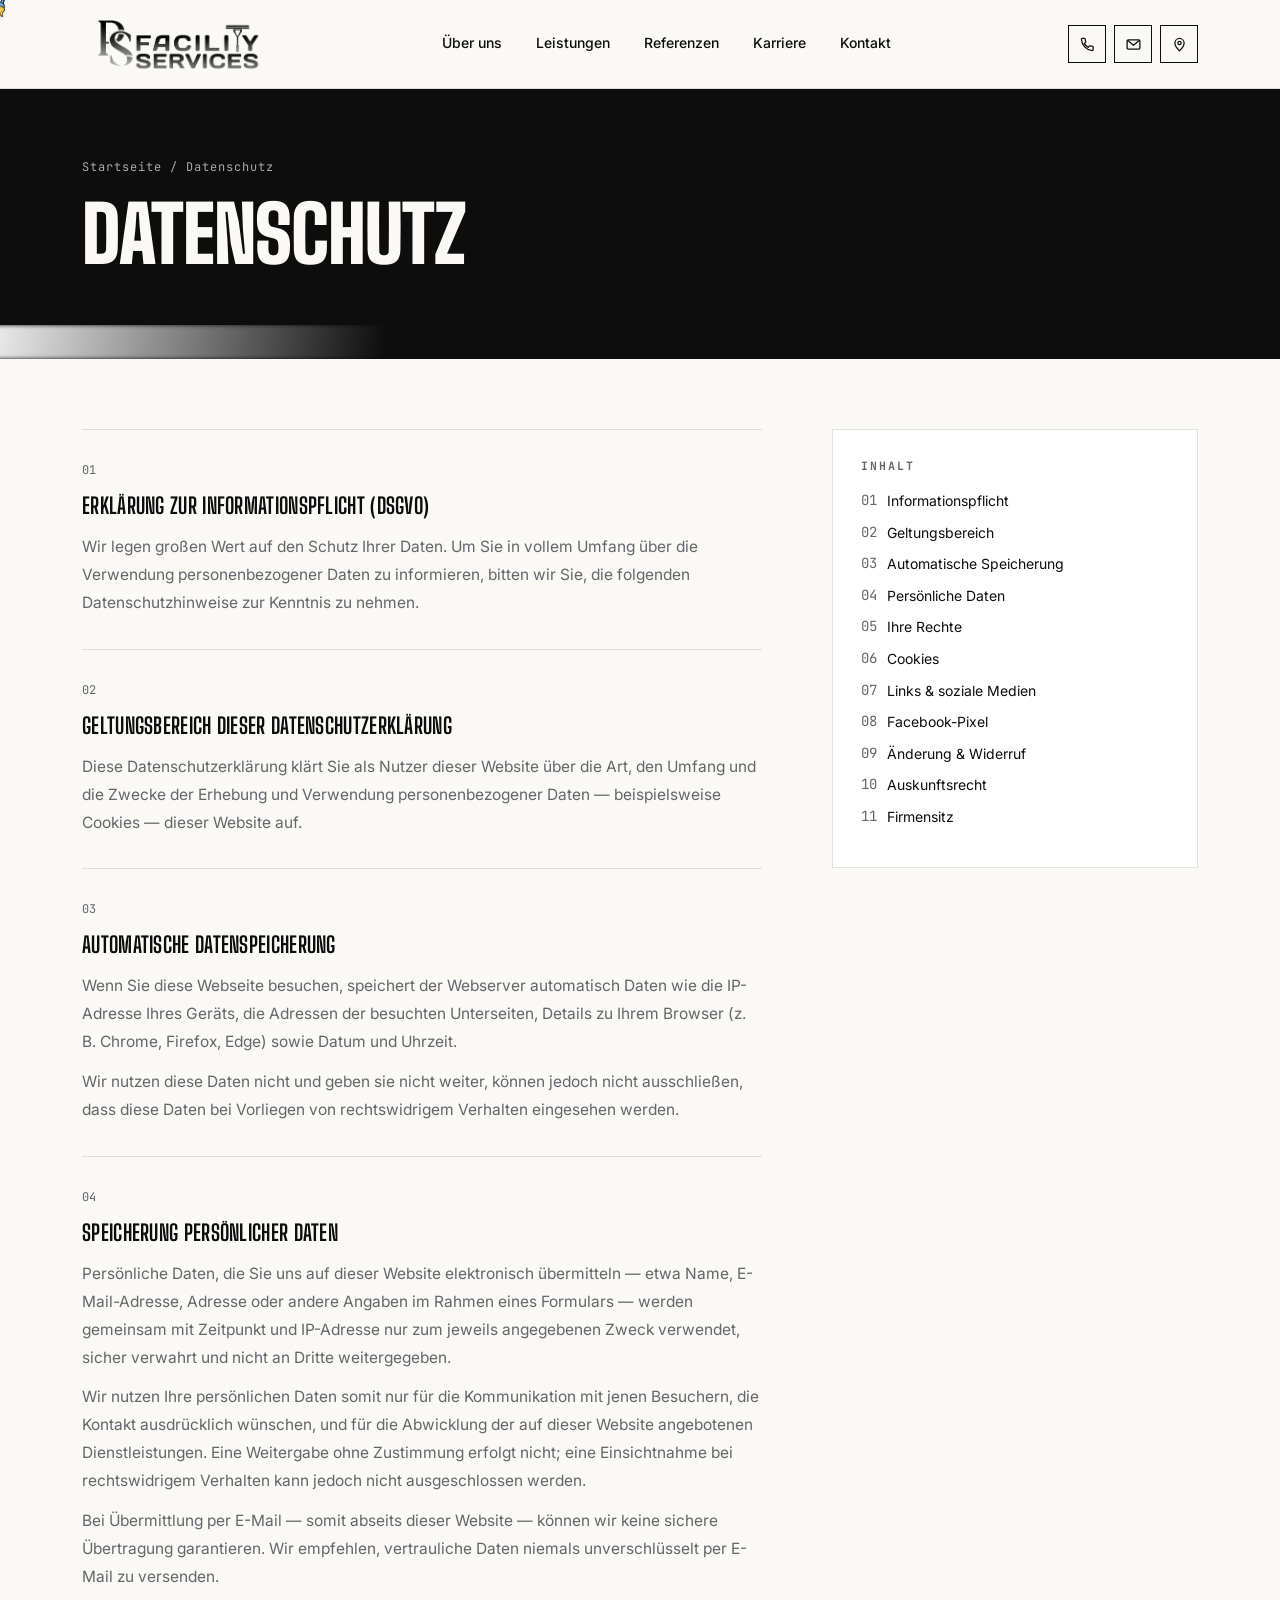
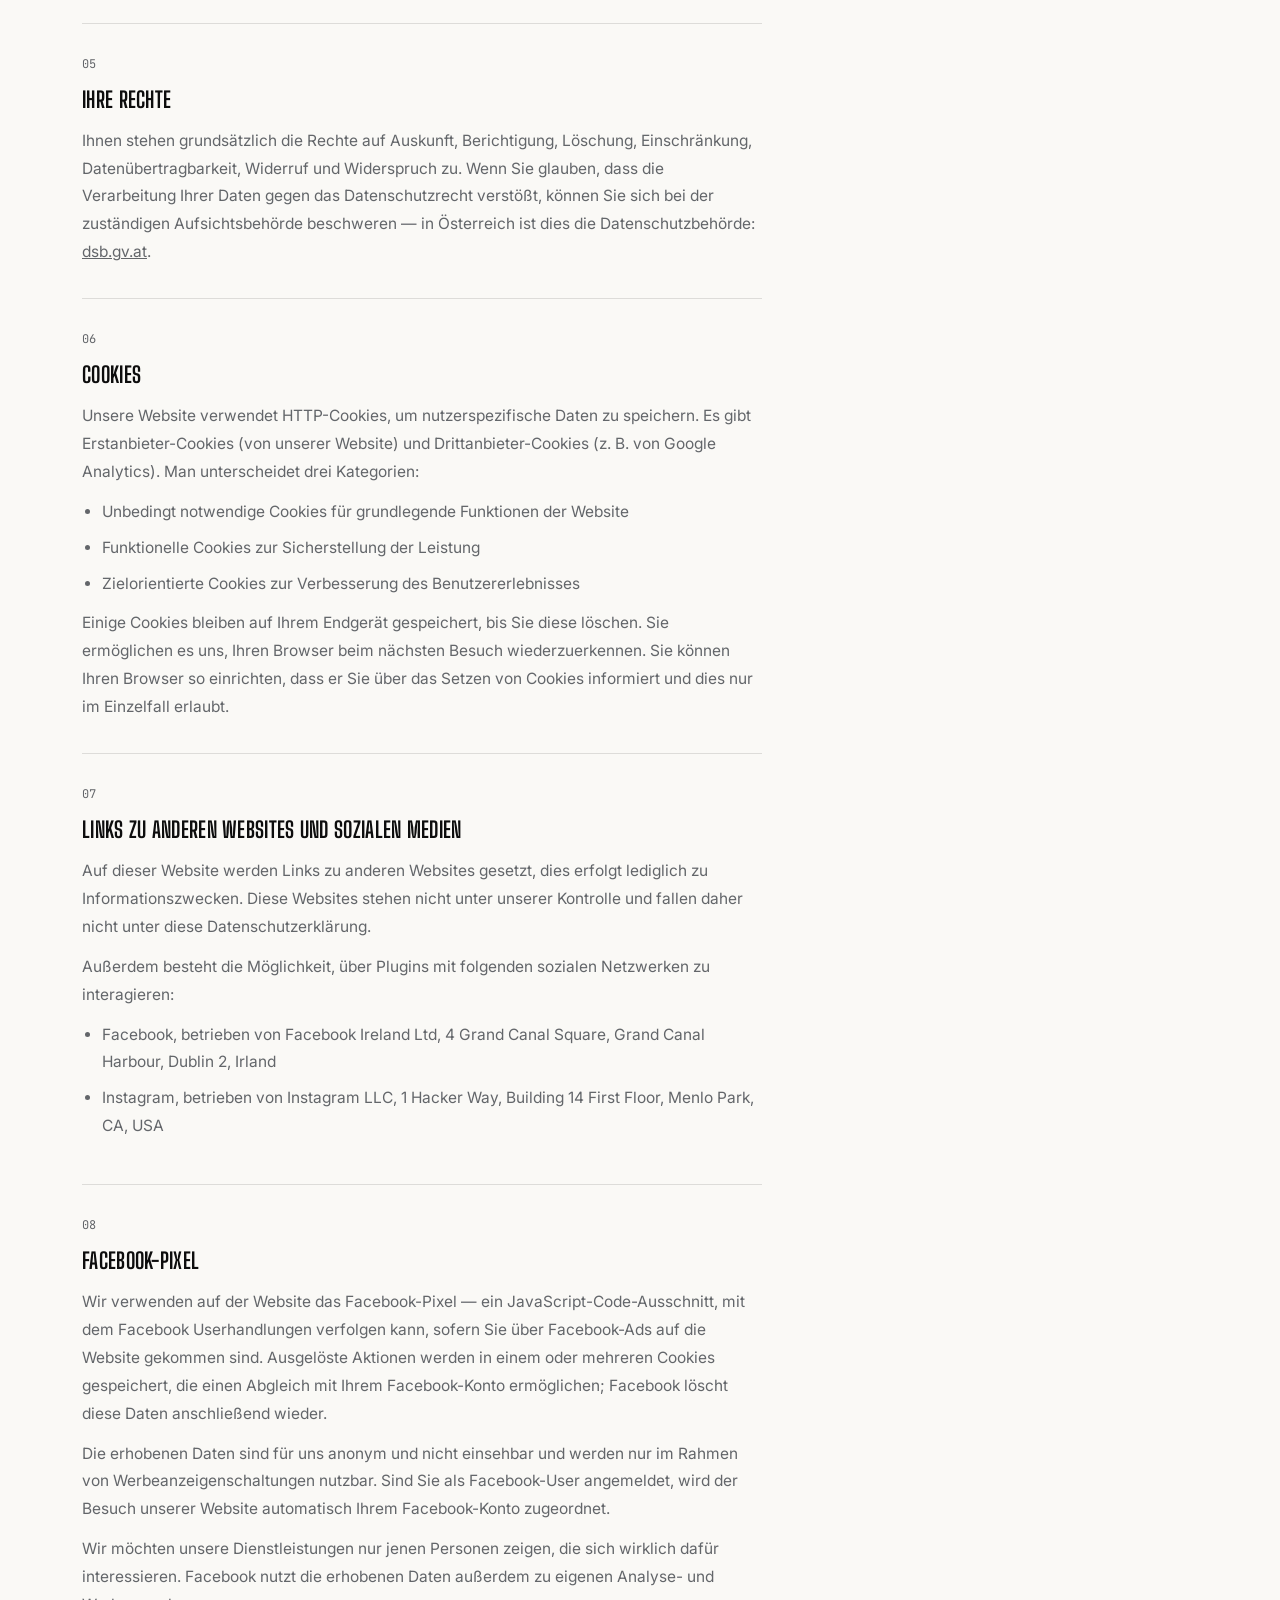
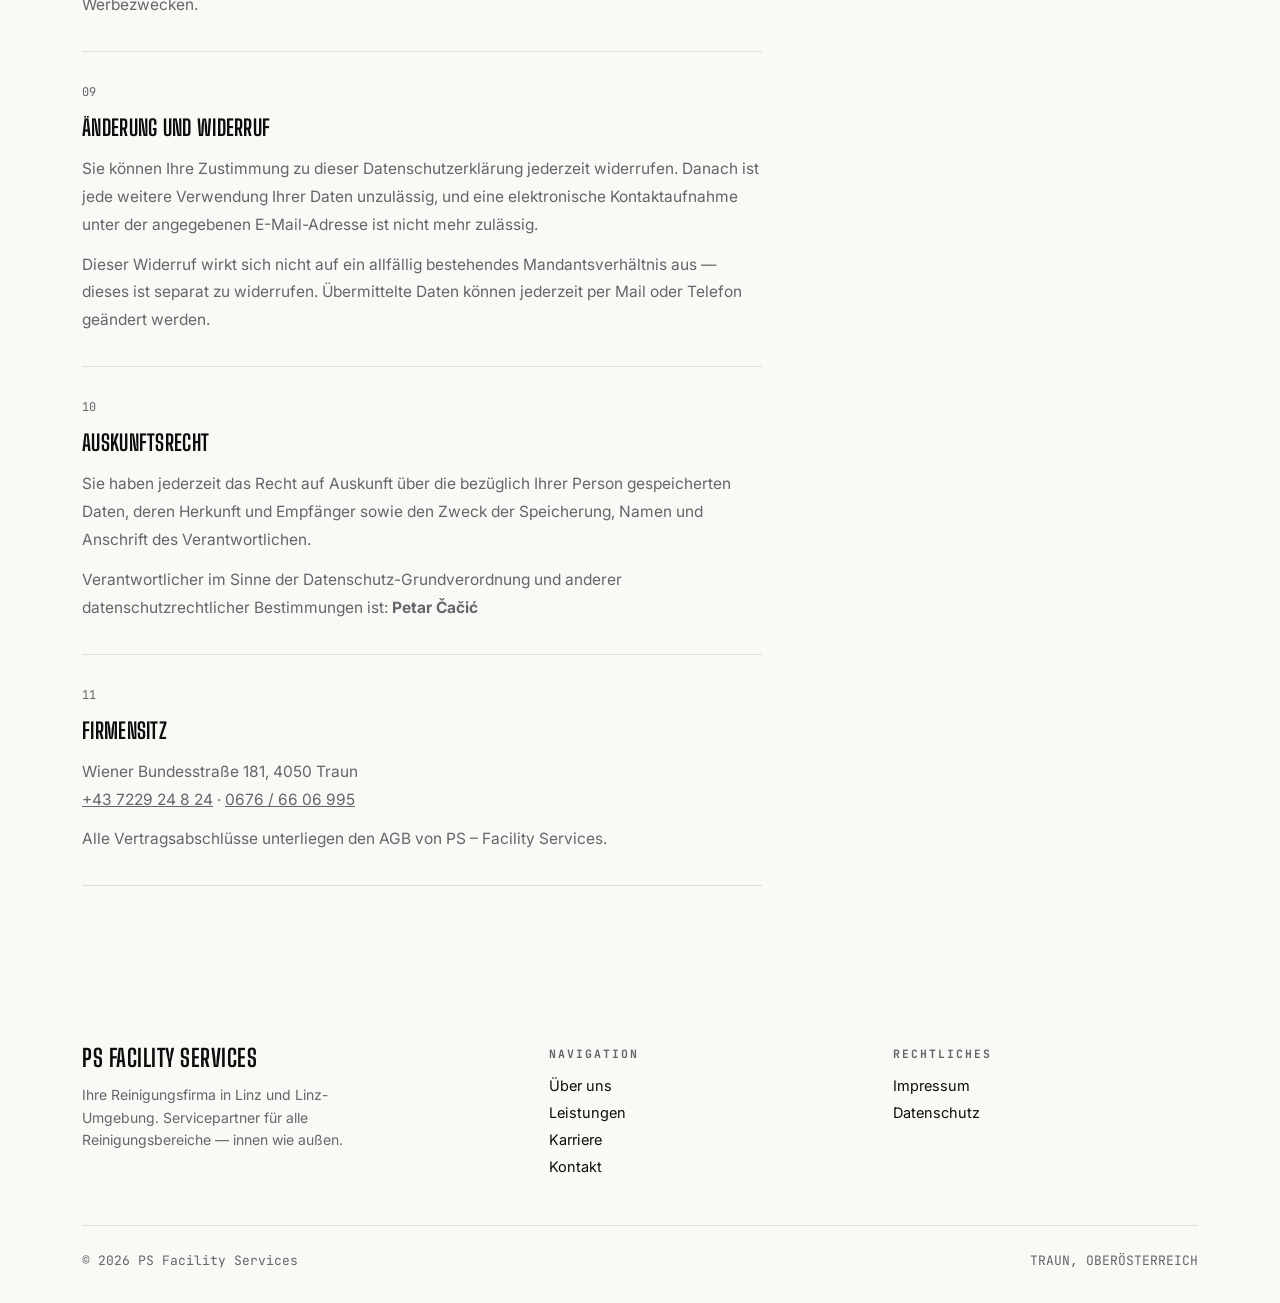
<file: datenschutz.html>
<!DOCTYPE html>
<html lang="de">
<head>
<meta charset="UTF-8">
<meta name="viewport" content="width=device-width, initial-scale=1.0">
<title>Datenschutz — PS Facility Services</title>
<link rel="preconnect" href="https://fonts.googleapis.com">
<link rel="preconnect" href="https://fonts.gstatic.com" crossorigin>
<link href="https://fonts.googleapis.com/css2?family=Big+Shoulders+Display:wght@600;700;800;900&family=Inter:wght@400;500;600;700&family=JetBrains+Mono:wght@400;500;600&display=swap" rel="stylesheet">
<link rel="stylesheet" href="css/style.css">
<link rel="icon" type="image/png" sizes="32x32" href="images/favicon-32.png">
<link rel="icon" type="image/png" sizes="192x192" href="images/favicon-192.png">
<link rel="icon" type="image/x-icon" href="images/favicon.ico">
<link rel="apple-touch-icon" href="images/apple-touch-icon.png">

<!-- Meta Description & SEO -->
<meta name="description" content="PS Facility Services — Ihr Reinigungsunternehmen in Traun & Linz-Umgebung. Büro-, Fassaden-, Industriereinigung, Winterdienst, Hausbetreuung und mehr.">
<meta name="robots" content="index, follow">

<!-- Open Graph (Facebook, WhatsApp, LinkedIn ...) -->
<meta property="og:type" content="website">
<meta property="og:title" content="PS Facility Services — Alles glänzt.">
<meta property="og:description" content="Ihr Servicepartner für Sauberkeit — innen wie außen. Büroreinigung, Industriehallen, Fassaden, Winterdienst und mehr aus Traun.">
<meta property="og:image" content="https://ps-services.at/wp-content/uploads/2021/03/ps_facility_services_reinigung_linz_web-118-von-121-1200x630.jpg">
<meta property="og:url" content="https://ps-services.at/">
<meta property="og:locale" content="de_AT">

<!-- Twitter Card -->
<meta name="twitter:card" content="summary_large_image">
<meta name="twitter:title" content="PS Facility Services — Alles glänzt.">
<meta name="twitter:description" content="Ihr Servicepartner für Sauberkeit — innen wie außen, aus Traun.">
<meta name="twitter:image" content="https://ps-services.at/wp-content/uploads/2021/03/ps_facility_services_reinigung_linz_web-118-von-121-1200x630.jpg">
</head>

<body>
<div id="custom-cursor">
    <img src="images/cursor.png" alt="">
</div>
<script>
  const isTouchDevice = window.matchMedia("(hover: none) and (pointer: coarse)").matches;

  if (!isTouchDevice) {
    const cursor = document.getElementById("custom-cursor");

    let mouseX = 0;
    let mouseY = 0;
    let currentX = 0;
    let currentY = 0;

    document.addEventListener("mousemove", (e) => {
        mouseX = e.clientX;
        mouseY = e.clientY;
    });

    function animate() {
        currentX += (mouseX - currentX) * 0.15;
        currentY += (mouseY - currentY) * 0.15;

        cursor.style.left = currentX + "px";
        cursor.style.top = currentY + "px";

        requestAnimationFrame(animate);
    }

    animate();

    const cursorImg = document.querySelector("#custom-cursor img");

    document.addEventListener("mousedown", () => {
        cursorImg.src = "images/splash.png";
    });

    document.addEventListener("mouseup", () => {
        cursorImg.src = "images/cursor.png";
    });
  } else {
    const cursorEl = document.getElementById("custom-cursor");
    if (cursorEl) cursorEl.remove();
  }
</script>
<header>
  <div class="nav">
    <div class="logo">
      <a href="./index.html"><img class="logo-img" src="images/Neues PS Logo Schwarz Nico.png" alt="PS Facility Services"></a>
    </div>
    <nav class="links">
      <a href="index.html#werte">Über uns</a>
      <a href="index.html#services">Leistungen</a>
      <a href="index.html#referenzen-liste">Referenzen</a>
      <a href="karriere.html">Karriere</a>
      <a href="index.html#kontakt">Kontakt</a>
    </nav>
    <div class="nav-contact">
      <button type="button" class="nav-icon-btn" data-action="phone" data-tel="+43722924824" data-copy="+43 7229 24 8 24" aria-label="Anrufen oder Telefonnummer kopieren">
        <svg viewBox="0 0 24 24" fill="none" stroke="currentColor" stroke-width="1.8" stroke-linecap="round" stroke-linejoin="round"><path d="M4.5 3.5h3.2c.5 0 .9.35 1 .84l.75 3.6c.08.4-.05.8-.35 1.07l-1.6 1.42a12.6 12.6 0 0 0 5.57 5.57l1.42-1.6a1.2 1.2 0 0 1 1.07-.35l3.6.75c.5.1.84.53.84 1.03V19.5c0 .66-.55 1.18-1.2 1.13C10.9 20.15 3.85 13.1 3.37 4.7 3.32 4.05 3.84 3.5 4.5 3.5Z"/></svg>
        <span class="nic-feedback">Kopiert!</span>
      </button>
      <button type="button" class="nav-icon-btn" data-action="copy" data-copy="office@ps-services.at" aria-label="E-Mail-Adresse kopieren">
        <svg viewBox="0 0 24 24" fill="none" stroke="currentColor" stroke-width="1.8" stroke-linecap="round" stroke-linejoin="round"><rect x="3" y="5.5" width="18" height="13" rx="1.5"/><path d="M4 6.5l8 6.5 8-6.5"/></svg>
        <span class="nic-feedback">Kopiert!</span>
      </button>
      <button type="button" class="nav-icon-btn" data-action="copy" data-copy="Wiener Bundesstraße 181, 4050 Traun" aria-label="Adresse kopieren">
        <svg viewBox="0 0 24 24" fill="none" stroke="currentColor" stroke-width="1.8" stroke-linecap="round" stroke-linejoin="round"><path d="M12 21s-6.5-6.1-6.5-11A6.5 6.5 0 0 1 18.5 10c0 4.9-6.5 11-6.5 11Z"/><circle cx="12" cy="10" r="2.3"/></svg>
        <span class="nic-feedback">Kopiert!</span>
      </button>
    </div>
  </div>
</header>
<script>
(function(){
  function isMobileDevice(){
    return window.matchMedia('(hover: none) and (pointer: coarse)').matches
      || window.matchMedia('(max-width: 768px)').matches;
  }
  function fallbackCopy(text){
    var ta = document.createElement('textarea');
    ta.value = text;
    ta.style.position = 'fixed';
    ta.style.opacity = '0';
    document.body.appendChild(ta);
    ta.select();
    try { document.execCommand('copy'); } catch(err) {}
    document.body.removeChild(ta);
  }
  function copyText(text, btn){
    var done = function(){
      btn.classList.add('copied');
      setTimeout(function(){ btn.classList.remove('copied'); }, 1600);
    };
    if (navigator.clipboard && navigator.clipboard.writeText) {
      navigator.clipboard.writeText(text).then(done).catch(function(){ fallbackCopy(text); done(); });
    } else {
      fallbackCopy(text); done();
    }
  }
  document.querySelectorAll('.nav-icon-btn').forEach(function(btn){
    btn.addEventListener('click', function(){
      if (btn.dataset.action === 'phone' && isMobileDevice()) {
        window.location.href = 'tel:' + btn.dataset.tel;
        return;
      }
      copyText(btn.dataset.copy, btn);
    });
  });
})();
</script>

<section class="page-head">
  <div class="wrap">
    <div class="breadcrumb"><a href="index.html">Startseite</a> / Datenschutz</div>
    <h1 class="page-title" data-content-key="datenschutz.page_title">Datenschutz</h1>
  </div>
</section>

<div class="wipe-divider"></div>

<section class="policy">
  <div class="wrap">
    <div class="policy-grid">
      <div>

        <div class="policy-section" id="informationspflicht">
          <span class="p-num mono">01</span>
          <h3 data-content-key="datenschutz.s01_title">Erklärung zur Informationspflicht (DSGVO)</h3>
          <p data-content-key="datenschutz.s01_p1">Wir legen großen Wert auf den Schutz Ihrer Daten. Um Sie in vollem Umfang über die Verwendung personenbezogener Daten zu informieren, bitten wir Sie, die folgenden Datenschutzhinweise zur Kenntnis zu nehmen.</p>
        </div>

        <div class="policy-section" id="geltungsbereich">
          <span class="p-num mono">02</span>
          <h3 data-content-key="datenschutz.s02_title">Geltungsbereich dieser Datenschutzerklärung</h3>
          <p data-content-key="datenschutz.s02_p1">Diese Datenschutzerklärung klärt Sie als Nutzer dieser Website über die Art, den Umfang und die Zwecke der Erhebung und Verwendung personenbezogener Daten — beispielsweise Cookies — dieser Website auf.</p>
        </div>

        <div class="policy-section" id="automatische-speicherung">
          <span class="p-num mono">03</span>
          <h3 data-content-key="datenschutz.s03_title">Automatische Datenspeicherung</h3>
          <p data-content-key="datenschutz.s03_p1">Wenn Sie diese Webseite besuchen, speichert der Webserver automatisch Daten wie die IP-Adresse Ihres Geräts, die Adressen der besuchten Unterseiten, Details zu Ihrem Browser (z. B. Chrome, Firefox, Edge) sowie Datum und Uhrzeit.</p>
          <p data-content-key="datenschutz.s03_p2">Wir nutzen diese Daten nicht und geben sie nicht weiter, können jedoch nicht ausschließen, dass diese Daten bei Vorliegen von rechtswidrigem Verhalten eingesehen werden.</p>
        </div>

        <div class="policy-section" id="persoenliche-daten">
          <span class="p-num mono">04</span>
          <h3 data-content-key="datenschutz.s04_title">Speicherung persönlicher Daten</h3>
          <p data-content-key="datenschutz.s04_p1">Persönliche Daten, die Sie uns auf dieser Website elektronisch übermitteln — etwa Name, E-Mail-Adresse, Adresse oder andere Angaben im Rahmen eines Formulars — werden gemeinsam mit Zeitpunkt und IP-Adresse nur zum jeweils angegebenen Zweck verwendet, sicher verwahrt und nicht an Dritte weitergegeben.</p>
          <p data-content-key="datenschutz.s04_p2">Wir nutzen Ihre persönlichen Daten somit nur für die Kommunikation mit jenen Besuchern, die Kontakt ausdrücklich wünschen, und für die Abwicklung der auf dieser Website angebotenen Dienstleistungen. Eine Weitergabe ohne Zustimmung erfolgt nicht; eine Einsichtnahme bei rechtswidrigem Verhalten kann jedoch nicht ausgeschlossen werden.</p>
          <p data-content-key="datenschutz.s04_p3">Bei Übermittlung per E-Mail — somit abseits dieser Website — können wir keine sichere Übertragung garantieren. Wir empfehlen, vertrauliche Daten niemals unverschlüsselt per E-Mail zu versenden.</p>
        </div>

        <div class="policy-section" id="rechte">
          <span class="p-num mono">05</span>
          <h3 data-content-key="datenschutz.s05_title">Ihre Rechte</h3>
          <p>Ihnen stehen grundsätzlich die Rechte auf Auskunft, Berichtigung, Löschung, Einschränkung, Datenübertragbarkeit, Widerruf und Widerspruch zu. Wenn Sie glauben, dass die Verarbeitung Ihrer Daten gegen das Datenschutzrecht verstößt, können Sie sich bei der zuständigen Aufsichtsbehörde beschweren — in Österreich ist dies die Datenschutzbehörde: <a href="https://www.dsb.gv.at/" target="_blank" rel="noopener" style="text-decoration:underline;">dsb.gv.at</a>.</p>
        </div>

        <div class="policy-section" id="cookies">
          <span class="p-num mono">06</span>
          <h3 data-content-key="datenschutz.s06_title">Cookies</h3>
          <p data-content-key="datenschutz.s06_p1">Unsere Website verwendet HTTP-Cookies, um nutzerspezifische Daten zu speichern. Es gibt Erstanbieter-Cookies (von unserer Website) und Drittanbieter-Cookies (z. B. von Google Analytics). Man unterscheidet drei Kategorien:</p>
          <ul>
            <li data-content-key="datenschutz.s06_li1">Unbedingt notwendige Cookies für grundlegende Funktionen der Website</li>
            <li data-content-key="datenschutz.s06_li2">Funktionelle Cookies zur Sicherstellung der Leistung</li>
            <li data-content-key="datenschutz.s06_li3">Zielorientierte Cookies zur Verbesserung des Benutzererlebnisses</li>
          </ul>
          <p data-content-key="datenschutz.s06_p2">Einige Cookies bleiben auf Ihrem Endgerät gespeichert, bis Sie diese löschen. Sie ermöglichen es uns, Ihren Browser beim nächsten Besuch wiederzuerkennen. Sie können Ihren Browser so einrichten, dass er Sie über das Setzen von Cookies informiert und dies nur im Einzelfall erlaubt.</p>
        </div>

        <div class="policy-section" id="links">
          <span class="p-num mono">07</span>
          <h3 data-content-key="datenschutz.s07_title">Links zu anderen Websites und sozialen Medien</h3>
          <p data-content-key="datenschutz.s07_p1">Auf dieser Website werden Links zu anderen Websites gesetzt, dies erfolgt lediglich zu Informationszwecken. Diese Websites stehen nicht unter unserer Kontrolle und fallen daher nicht unter diese Datenschutzerklärung.</p>
          <p data-content-key="datenschutz.s07_p2">Außerdem besteht die Möglichkeit, über Plugins mit folgenden sozialen Netzwerken zu interagieren:</p>
          <ul>
            <li data-content-key="datenschutz.s07_li1">Facebook, betrieben von Facebook Ireland Ltd, 4 Grand Canal Square, Grand Canal Harbour, Dublin 2, Irland</li>
            <li data-content-key="datenschutz.s07_li2">Instagram, betrieben von Instagram LLC, 1 Hacker Way, Building 14 First Floor, Menlo Park, CA, USA</li>
          </ul>
        </div>

        <div class="policy-section" id="facebook-pixel">
          <span class="p-num mono">08</span>
          <h3 data-content-key="datenschutz.s08_title">Facebook-Pixel</h3>
          <p data-content-key="datenschutz.s08_p1">Wir verwenden auf der Website das Facebook-Pixel — ein JavaScript-Code-Ausschnitt, mit dem Facebook Userhandlungen verfolgen kann, sofern Sie über Facebook-Ads auf die Website gekommen sind. Ausgelöste Aktionen werden in einem oder mehreren Cookies gespeichert, die einen Abgleich mit Ihrem Facebook-Konto ermöglichen; Facebook löscht diese Daten anschließend wieder.</p>
          <p data-content-key="datenschutz.s08_p2">Die erhobenen Daten sind für uns anonym und nicht einsehbar und werden nur im Rahmen von Werbeanzeigenschaltungen nutzbar. Sind Sie als Facebook-User angemeldet, wird der Besuch unserer Website automatisch Ihrem Facebook-Konto zugeordnet.</p>
          <p data-content-key="datenschutz.s08_p3">Wir möchten unsere Dienstleistungen nur jenen Personen zeigen, die sich wirklich dafür interessieren. Facebook nutzt die erhobenen Daten außerdem zu eigenen Analyse- und Werbezwecken.</p>
        </div>

        <div class="policy-section" id="widerruf">
          <span class="p-num mono">09</span>
          <h3 data-content-key="datenschutz.s09_title">Änderung und Widerruf</h3>
          <p data-content-key="datenschutz.s09_p1">Sie können Ihre Zustimmung zu dieser Datenschutzerklärung jederzeit widerrufen. Danach ist jede weitere Verwendung Ihrer Daten unzulässig, und eine elektronische Kontaktaufnahme unter der angegebenen E-Mail-Adresse ist nicht mehr zulässig.</p>
          <p data-content-key="datenschutz.s09_p2">Dieser Widerruf wirkt sich nicht auf ein allfällig bestehendes Mandantsverhältnis aus — dieses ist separat zu widerrufen. Übermittelte Daten können jederzeit per Mail oder Telefon geändert werden.</p>
        </div>

        <div class="policy-section" id="auskunftsrecht">
          <span class="p-num mono">10</span>
          <h3 data-content-key="datenschutz.s10_title">Auskunftsrecht</h3>
          <p data-content-key="datenschutz.s10_p1">Sie haben jederzeit das Recht auf Auskunft über die bezüglich Ihrer Person gespeicherten Daten, deren Herkunft und Empfänger sowie den Zweck der Speicherung, Namen und Anschrift des Verantwortlichen.</p>
          <p>Verantwortlicher im Sinne der Datenschutz-Grundverordnung und anderer datenschutzrechtlicher Bestimmungen ist: <strong>Petar Čačić</strong></p>
        </div>

        <div class="policy-section" id="firmensitz">
          <span class="p-num mono">11</span>
          <h3 data-content-key="datenschutz.s11_title">Firmensitz</h3>
          <p>Wiener Bundesstraße 181, 4050 Traun<br>
          <a href="tel:+43722924824" style="text-decoration:underline;">+43 7229 24 8 24</a> · <a href="tel:+436766606995" style="text-decoration:underline;">0676 / 66 06 995</a></p>
          <p data-content-key="datenschutz.s11_p1">Alle Vertragsabschlüsse unterliegen den AGB von PS – Facility Services.</p>
        </div>

      </div>

      <div>
        <div class="toc">
          <h5>Inhalt</h5>
          <ol>
            <li><a href="#informationspflicht">Informationspflicht</a></li>
            <li><a href="#geltungsbereich">Geltungsbereich</a></li>
            <li><a href="#automatische-speicherung">Automatische Speicherung</a></li>
            <li><a href="#persoenliche-daten">Persönliche Daten</a></li>
            <li><a href="#rechte">Ihre Rechte</a></li>
            <li><a href="#cookies">Cookies</a></li>
            <li><a href="#links">Links &amp; soziale Medien</a></li>
            <li><a href="#facebook-pixel">Facebook-Pixel</a></li>
            <li><a href="#widerruf">Änderung &amp; Widerruf</a></li>
            <li><a href="#auskunftsrecht">Auskunftsrecht</a></li>
            <li><a href="#firmensitz">Firmensitz</a></li>
          </ol>
        </div>
      </div>
    </div>
  </div>
</section>

<script>
  // Lädt die bearbeitbaren Texte aus content.json (Reiter "Datenschutz" im Admin-Panel).
  (function(){
    fetch('content.json', { cache: 'no-store' })
      .then(function(res){ return res.ok ? res.json() : null; })
      .then(function(data){
        if(!data) return;
        document.querySelectorAll('[data-content-key]').forEach(function(el){
          const path = el.getAttribute('data-content-key').split('.');
          let val = data;
          for(const part of path){
            if(val && typeof val === 'object' && part in val){ val = val[part]; }
            else { val = undefined; break; }
          }
          if(typeof val === 'string' && val.trim() !== ''){
            el.textContent = val;
          }
        });
      })
      .catch(function(){ /* content.json nicht erreichbar: Standardtexte bleiben stehen */ });
  })();
</script>

<footer>
  <div class="wrap">
    <div class="footer-grid">
      <div class="footer-brand">
        <div class="logo-word">PS FACILITY SERVICES</div>
        <p>Ihre Reinigungsfirma in Linz und Linz-Umgebung. Servicepartner für alle Reinigungsbereiche — innen wie außen.</p>
      </div>
      <div>
        <h5>Navigation</h5>
        <ul>
          <li><a href="index.html#werte">Über uns</a></li>
          <li><a href="index.html#services">Leistungen</a></li>
          <li><a href="karriere.html">Karriere</a></li>
          <li><a href="index.html#kontakt">Kontakt</a></li>
        </ul>
      </div>
      <div>
        <h5>Rechtliches</h5>
        <ul>
          <li><a href="impressum.html">Impressum</a></li>
          <li><a href="datenschutz.html">Datenschutz</a></li>
        </ul>
      </div>
    </div>
    <div class="footer-bottom">
      <span>© 2026 PS Facility Services</span>
      <span>TRAUN, OBERÖSTERREICH</span>
    </div>
  </div>
</footer>

</body>
</html>
</file>
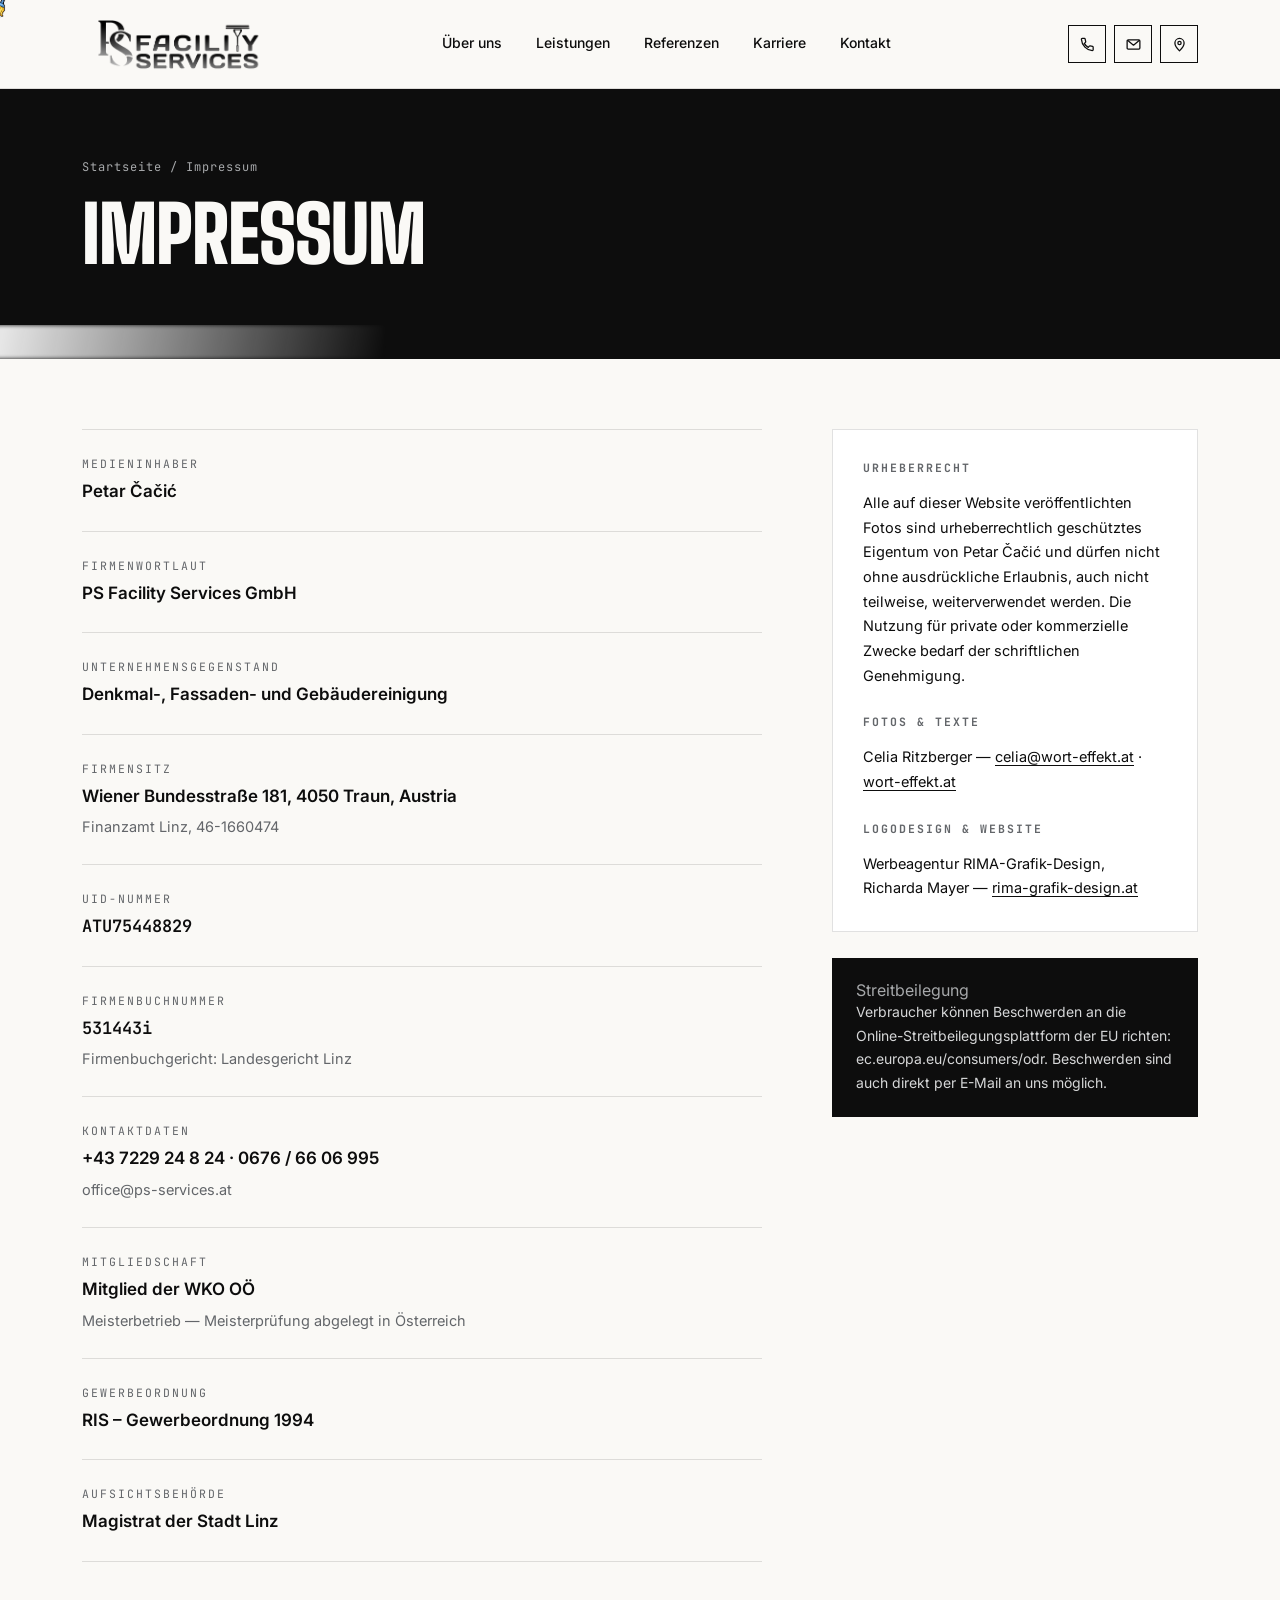
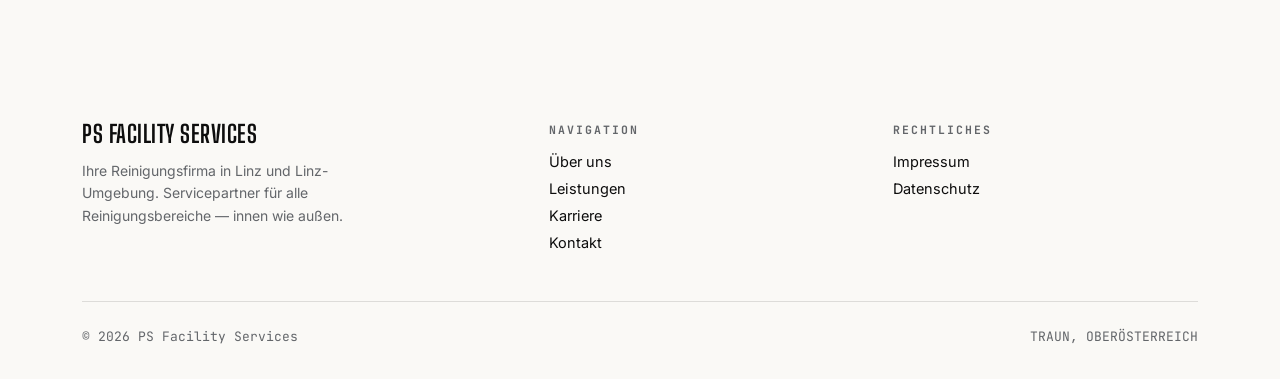
<file: impressum.html>
<!DOCTYPE html>
<html lang="de">
<head>
<meta charset="UTF-8">
<meta name="viewport" content="width=device-width, initial-scale=1.0">
<title>Impressum — PS Facility Services</title>
<link rel="preconnect" href="https://fonts.googleapis.com">
<link rel="preconnect" href="https://fonts.gstatic.com" crossorigin>
<link href="https://fonts.googleapis.com/css2?family=Big+Shoulders+Display:wght@600;700;800;900&family=Inter:wght@400;500;600;700&family=JetBrains+Mono:wght@400;500;600&display=swap" rel="stylesheet">
<link rel="stylesheet" href="css/style.css">
<link rel="icon" type="image/png" sizes="32x32" href="images/favicon-32.png">
<link rel="icon" type="image/png" sizes="192x192" href="images/favicon-192.png">
<link rel="icon" type="image/x-icon" href="images/favicon.ico">
<link rel="apple-touch-icon" href="images/apple-touch-icon.png">
<!-- Meta Description & SEO -->
<meta name="description" content="PS Facility Services — Ihr Reinigungsunternehmen in Traun & Linz-Umgebung. Büro-, Fassaden-, Industriereinigung, Winterdienst, Hausbetreuung und mehr.">
<meta name="robots" content="index, follow">

<!-- Open Graph (Facebook, WhatsApp, LinkedIn ...) -->
<meta property="og:type" content="website">
<meta property="og:title" content="PS Facility Services — Alles glänzt.">
<meta property="og:description" content="Ihr Servicepartner für Sauberkeit — innen wie außen. Büroreinigung, Industriehallen, Fassaden, Winterdienst und mehr aus Traun.">
<meta property="og:image" content="https://ps-services.at/wp-content/uploads/2021/03/ps_facility_services_reinigung_linz_web-118-von-121-1200x630.jpg">
<meta property="og:url" content="https://ps-services.at/">
<meta property="og:locale" content="de_AT">

<!-- Twitter Card -->
<meta name="twitter:card" content="summary_large_image">
<meta name="twitter:title" content="PS Facility Services — Alles glänzt.">
<meta name="twitter:description" content="Ihr Servicepartner für Sauberkeit — innen wie außen, aus Traun.">
<meta name="twitter:image" content="https://ps-services.at/wp-content/uploads/2021/03/ps_facility_services_reinigung_linz_web-118-von-121-1200x630.jpg">
</head>
<body>
<div id="custom-cursor">
    <img src="images/cursor.png" alt="">
</div>
<script>
  const isTouchDevice = window.matchMedia("(hover: none) and (pointer: coarse)").matches;

  if (!isTouchDevice) {
    const cursor = document.getElementById("custom-cursor");

    let mouseX = 0;
    let mouseY = 0;
    let currentX = 0;
    let currentY = 0;

    document.addEventListener("mousemove", (e) => {
        mouseX = e.clientX;
        mouseY = e.clientY;
    });

    function animate() {
        currentX += (mouseX - currentX) * 0.15;
        currentY += (mouseY - currentY) * 0.15;

        cursor.style.left = currentX + "px";
        cursor.style.top = currentY + "px";

        requestAnimationFrame(animate);
    }

    animate();

    const cursorImg = document.querySelector("#custom-cursor img");

    document.addEventListener("mousedown", () => {
        cursorImg.src = "images/splash.png";
    });

    document.addEventListener("mouseup", () => {
        cursorImg.src = "images/cursor.png";
    });
  } else {
    const cursorEl = document.getElementById("custom-cursor");
    if (cursorEl) cursorEl.remove();
  }
</script>
<header>
  <div class="nav">
    <div class="logo">
      <a href="./index.html"><img class="logo-img" src="images/Neues PS Logo Schwarz Nico.png" alt="PS Facility Services"></a>
    </div>
    <nav class="links">
      <a href="index.html#werte">Über uns</a>
      <a href="index.html#services">Leistungen</a>
      <a href="index.html#referenzen-liste">Referenzen</a>
      <a href="karriere.html">Karriere</a>
      <a href="index.html#kontakt">Kontakt</a>
    </nav>
    <div class="nav-contact">
      <button type="button" class="nav-icon-btn" data-action="phone" data-tel="+43722924824" data-copy="+43 7229 24 8 24" aria-label="Anrufen oder Telefonnummer kopieren">
        <svg viewBox="0 0 24 24" fill="none" stroke="currentColor" stroke-width="1.8" stroke-linecap="round" stroke-linejoin="round"><path d="M4.5 3.5h3.2c.5 0 .9.35 1 .84l.75 3.6c.08.4-.05.8-.35 1.07l-1.6 1.42a12.6 12.6 0 0 0 5.57 5.57l1.42-1.6a1.2 1.2 0 0 1 1.07-.35l3.6.75c.5.1.84.53.84 1.03V19.5c0 .66-.55 1.18-1.2 1.13C10.9 20.15 3.85 13.1 3.37 4.7 3.32 4.05 3.84 3.5 4.5 3.5Z"/></svg>
        <span class="nic-feedback">Kopiert!</span>
      </button>
      <button type="button" class="nav-icon-btn" data-action="copy" data-copy="office@ps-services.at" aria-label="E-Mail-Adresse kopieren">
        <svg viewBox="0 0 24 24" fill="none" stroke="currentColor" stroke-width="1.8" stroke-linecap="round" stroke-linejoin="round"><rect x="3" y="5.5" width="18" height="13" rx="1.5"/><path d="M4 6.5l8 6.5 8-6.5"/></svg>
        <span class="nic-feedback">Kopiert!</span>
      </button>
      <button type="button" class="nav-icon-btn" data-action="copy" data-copy="Wiener Bundesstraße 181, 4050 Traun" aria-label="Adresse kopieren">
        <svg viewBox="0 0 24 24" fill="none" stroke="currentColor" stroke-width="1.8" stroke-linecap="round" stroke-linejoin="round"><path d="M12 21s-6.5-6.1-6.5-11A6.5 6.5 0 0 1 18.5 10c0 4.9-6.5 11-6.5 11Z"/><circle cx="12" cy="10" r="2.3"/></svg>
        <span class="nic-feedback">Kopiert!</span>
      </button>
    </div>
  </div>
</header>
<script>
(function(){
  function isMobileDevice(){
    return window.matchMedia('(hover: none) and (pointer: coarse)').matches
      || window.matchMedia('(max-width: 768px)').matches;
  }
  function fallbackCopy(text){
    var ta = document.createElement('textarea');
    ta.value = text;
    ta.style.position = 'fixed';
    ta.style.opacity = '0';
    document.body.appendChild(ta);
    ta.select();
    try { document.execCommand('copy'); } catch(err) {}
    document.body.removeChild(ta);
  }
  function copyText(text, btn){
    var done = function(){
      btn.classList.add('copied');
      setTimeout(function(){ btn.classList.remove('copied'); }, 1600);
    };
    if (navigator.clipboard && navigator.clipboard.writeText) {
      navigator.clipboard.writeText(text).then(done).catch(function(){ fallbackCopy(text); done(); });
    } else {
      fallbackCopy(text); done();
    }
  }
  document.querySelectorAll('.nav-icon-btn').forEach(function(btn){
    btn.addEventListener('click', function(){
      if (btn.dataset.action === 'phone' && isMobileDevice()) {
        window.location.href = 'tel:' + btn.dataset.tel;
        return;
      }
      copyText(btn.dataset.copy, btn);
    });
  });
})();
</script>

<section class="page-head">
  <div class="wrap">
    <div class="breadcrumb"><a href="index.html">Startseite</a> / Impressum</div>
    <h1 class="page-title" data-content-key="impressum.page_title">Impressum</h1>
  </div>
</section>

<div class="wipe-divider"></div>

<section class="legal">
  <div class="wrap">
    <div class="legal-grid">
      <div>
        <div class="legal-block">
          <div class="l-label">Medieninhaber</div>
          <div class="l-value" data-content-key="impressum.medieninhaber">Petar Čačić</div>
        </div>
        <div class="legal-block">
          <div class="l-label">Firmenwortlaut</div>
          <div class="l-value" data-content-key="impressum.firmenwortlaut">PS Facility Services GmbH</div>
        </div>
        <div class="legal-block">
          <div class="l-label">Unternehmensgegenstand</div>
          <div class="l-value" data-content-key="impressum.gegenstand">Denkmal-, Fassaden- und Gebäudereinigung</div>
        </div>
        <div class="legal-block">
          <div class="l-label">Firmensitz</div>
          <div class="l-value" data-content-key="impressum.adresse">Wiener Bundesstraße 181, 4050 Traun, Austria</div>
          <div class="l-sub" data-content-key="impressum.finanzamt">Finanzamt Linz, 46-1660474</div>
        </div>
        <div class="legal-block">
          <div class="l-label">UID-Nummer</div>
          <div class="l-value mono" data-content-key="impressum.uid">ATU75448829</div>
        </div>
        <div class="legal-block">
          <div class="l-label">Firmenbuchnummer</div>
          <div class="l-value mono" data-content-key="impressum.firmenbuch_nr">531443i</div>
          <div class="l-sub" data-content-key="impressum.firmenbuch_gericht">Firmenbuchgericht: Landesgericht Linz</div>
        </div>
        <div class="legal-block">
          <div class="l-label">Kontaktdaten</div>
          <div class="l-value">
            <a href="tel:+43722924824">+43 7229 24 8 24</a> · <a href="tel:+436766606995">0676 / 66 06 995</a>
          </div>
          <div class="l-sub"><a href="mailto:office@ps-services.at">office@ps-services.at</a></div>
        </div>
        <div class="legal-block">
          <div class="l-label">Mitgliedschaft</div>
          <div class="l-value" data-content-key="impressum.mitgliedschaft">Mitglied der WKO OÖ</div>
          <div class="l-sub" data-content-key="impressum.meisterbetrieb">Meisterbetrieb — Meisterprüfung abgelegt in Österreich</div>
        </div>
        <div class="legal-block">
          <div class="l-label">Gewerbeordnung</div>
          <div class="l-value"><a href="https://www.ris.bka.gv.at/GeltendeFassung.wxe?Abfrage=Bundesnormen&amp;Gesetzesnummer=20002431" target="_blank" rel="noopener">RIS – Gewerbeordnung 1994</a></div>
        </div>
        <div class="legal-block">
          <div class="l-label">Aufsichtsbehörde</div>
          <div class="l-value" data-content-key="impressum.aufsichtsbehoerde">Magistrat der Stadt Linz</div>
        </div>
      </div>

      <div>
        <div class="side-note">
          <h5>Urheberrecht</h5>
          <p data-content-key="impressum.urheberrecht">Alle auf dieser Website veröffentlichten Fotos sind urheberrechtlich geschütztes Eigentum von Slavko und Petar Čačić und dürfen nicht ohne ausdrückliche Erlaubnis, auch nicht teilweise, weiterverwendet werden. Die Nutzung für private oder kommerzielle Zwecke bedarf der schriftlichen Genehmigung.</p>
          <h5 style="margin-top:26px;">Fotos &amp; Texte</h5>
          <p>Celia Ritzberger — <a href="mailto:celia@wort-effekt.at">celia@wort-effekt.at</a> · <a href="http://www.wort-effekt.at" target="_blank" rel="noopener">wort-effekt.at</a></p>
          <h5 style="margin-top:26px;">Logodesign &amp; Website</h5>
          <p>Werbeagentur RIMA-Grafik-Design, Richarda Mayer — <a href="https://www.rima-grafik-design.at/" target="_blank" rel="noopener">rima-grafik-design.at</a></p>
        </div>

        <div class="odr-box">
          <div class="l-label">Streitbeilegung</div>
          <p data-content-key="impressum.streitbeilegung">Verbraucher können Beschwerden an die Online-Streitbeilegungsplattform der EU richten: <a href="https://ec.europa.eu/consumers/odr/main/index.cfm?event=main.home2.show&amp;lng=DE" target="_blank" rel="noopener">ec.europa.eu/consumers/odr</a>. Beschwerden sind auch direkt per E-Mail an uns möglich.</p>
        </div>
      </div>
    </div>
  </div>
</section>

<script>
  // Lädt die bearbeitbaren Texte aus content.json (Reiter "Impressum" im Admin-Panel).
  (function(){
    fetch('content.json', { cache: 'no-store' })
      .then(function(res){ return res.ok ? res.json() : null; })
      .then(function(data){
        if(!data) return;
        document.querySelectorAll('[data-content-key]').forEach(function(el){
          const path = el.getAttribute('data-content-key').split('.');
          let val = data;
          for(const part of path){
            if(val && typeof val === 'object' && part in val){ val = val[part]; }
            else { val = undefined; break; }
          }
          if(typeof val === 'string' && val.trim() !== ''){
            el.textContent = val;
          }
        });
      })
      .catch(function(){ /* content.json nicht erreichbar: Standardtexte bleiben stehen */ });
  })();
</script>

<footer>
  <div class="wrap">
    <div class="footer-grid">
      <div class="footer-brand">
        <div class="logo-word">PS FACILITY SERVICES</div>
        <p>Ihre Reinigungsfirma in Linz und Linz-Umgebung. Servicepartner für alle Reinigungsbereiche — innen wie außen.</p>
      </div>
      <div>
        <h5>Navigation</h5>
        <ul>
          <li><a href="index.html#werte">Über uns</a></li>
          <li><a href="index.html#services">Leistungen</a></li>
          <li><a href="karriere.html">Karriere</a></li>
          <li><a href="index.html#kontakt">Kontakt</a></li>
        </ul>
      </div>
      <div>
        <h5>Rechtliches</h5>
        <ul>
          <li><a href="impressum.html">Impressum</a></li>
          <li><a href="datenschutz.html">Datenschutz</a></li>
        </ul>
      </div>
    </div>
    <div class="footer-bottom">
      <span>© 2026 PS Facility Services</span>
      <span>TRAUN, OBERÖSTERREICH</span>
    </div>
  </div>
</footer>

</body>
</html>
</file>
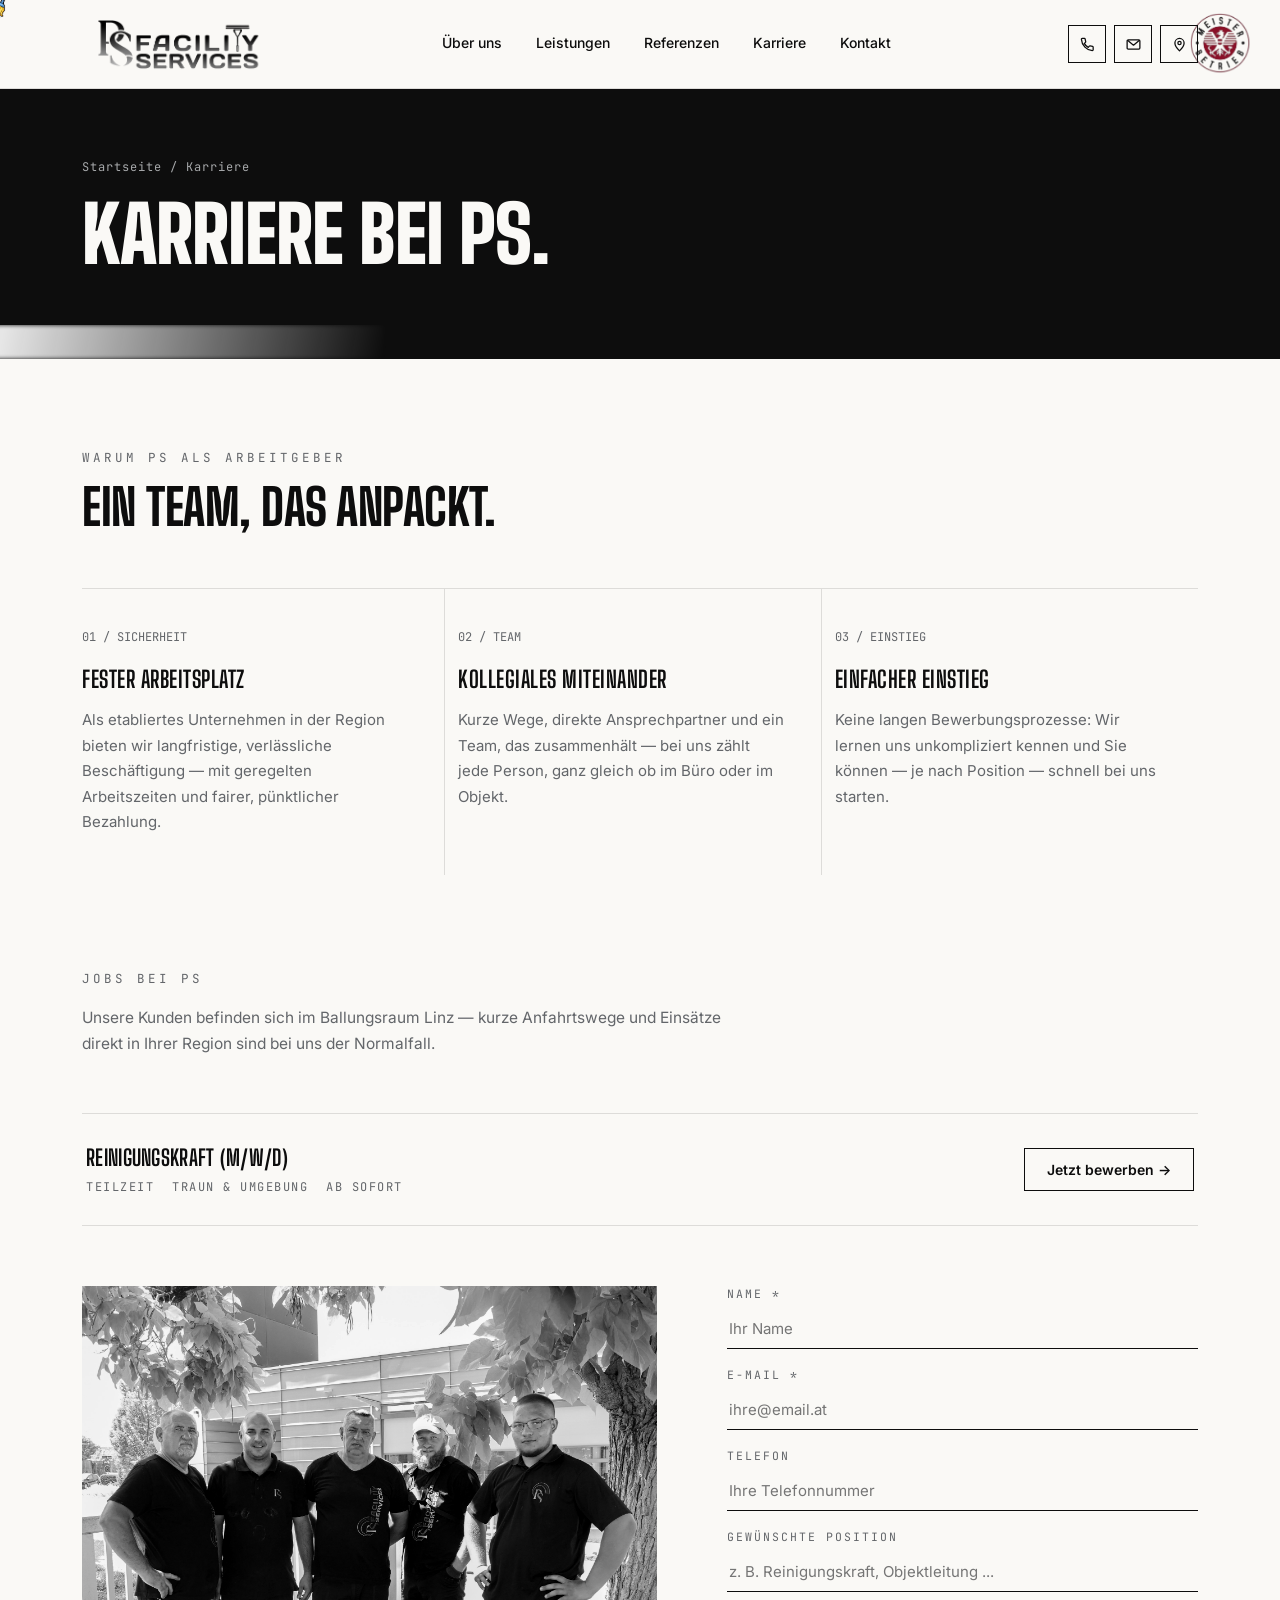
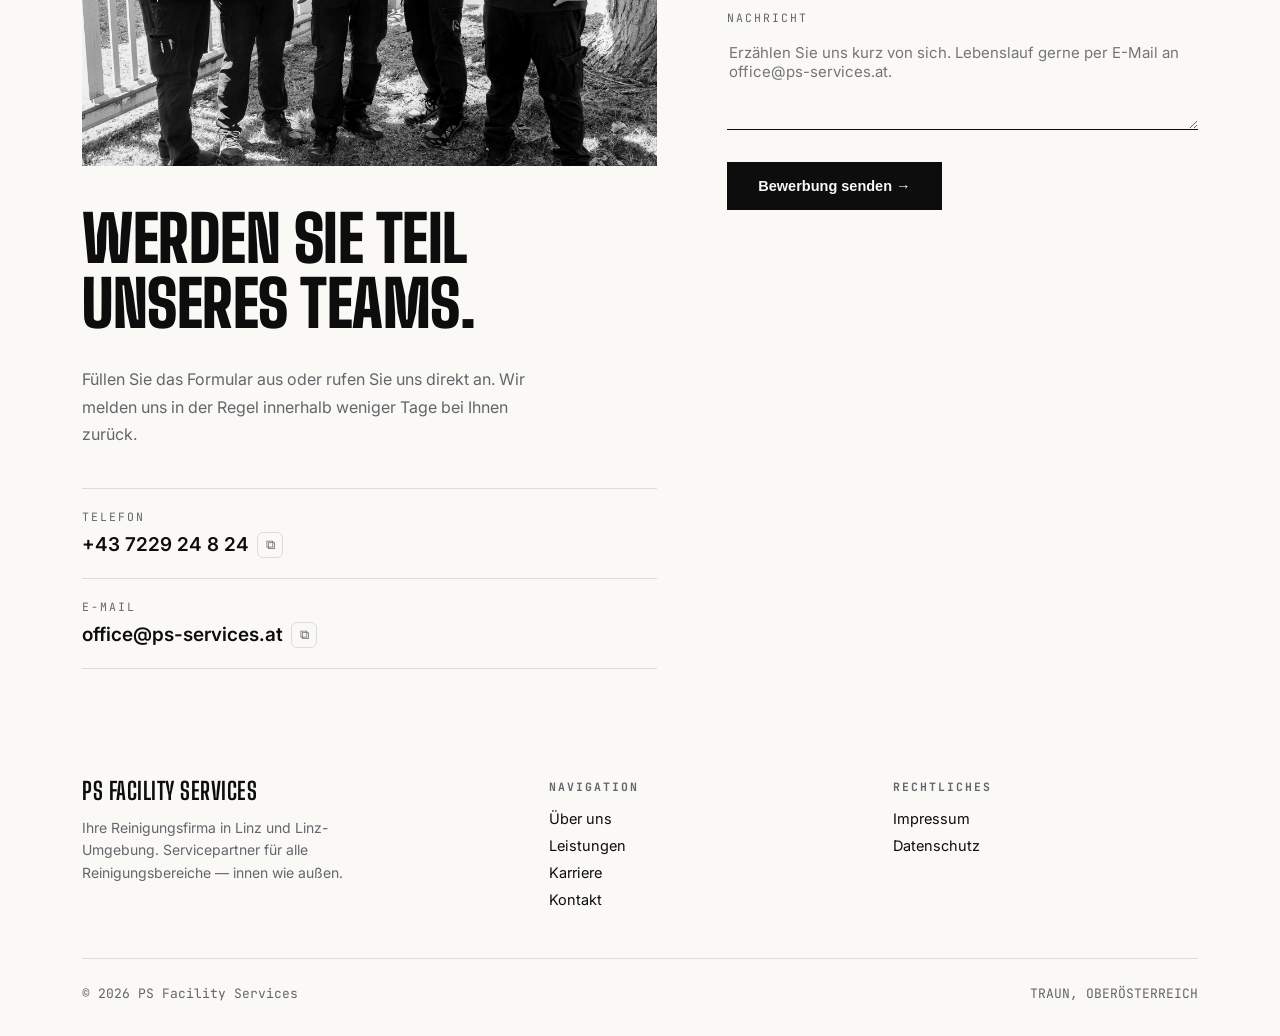
<file: karriere.html>
<!DOCTYPE html>
<html lang="de">
<head>
<meta charset="UTF-8">
<meta name="viewport" content="width=device-width, initial-scale=1.0">
<title>Karriere — PS Facility Services</title>
<link rel="preconnect" href="https://fonts.googleapis.com">
<link rel="preconnect" href="https://fonts.gstatic.com" crossorigin>
<link href="https://fonts.googleapis.com/css2?family=Big+Shoulders+Display:wght@600;700;800;900&family=Inter:wght@400;500;600;700&family=JetBrains+Mono:wght@400;500;600&display=swap" rel="stylesheet">
<link rel="stylesheet" href="css/style.css">
<link rel="icon" type="image/png" sizes="32x32" href="images/favicon-32.png">
<link rel="icon" type="image/png" sizes="192x192" href="images/favicon-192.png">
<link rel="icon" type="image/x-icon" href="images/favicon.ico">
<link rel="apple-touch-icon" href="images/apple-touch-icon.png">
<link rel="canonical" href="https://ps-services.at/karriere.html">
<!-- Meta Description & SEO -->
<meta name="description" content="Karriere bei PS Facility Services — Jobs im Bereich Reinigung & Hausbetreuung in Traun und Linz-Umgebung. Jetzt offene Stellen ansehen und bewerben.">
<meta name="robots" content="index, follow">

<!-- Open Graph (Facebook, WhatsApp, LinkedIn ...) -->
<meta property="og:type" content="website">
<meta property="og:site_name" content="PS Facility Services">
<meta property="og:title" content="Karriere bei PS Facility Services">
<meta property="og:description" content="Werden Sie Teil unseres Teams — offene Stellen im Bereich Reinigung & Hausbetreuung in Traun und Linz-Umgebung.">
<meta property="og:image" content="https://ps-services.at/wp-content/uploads/2021/03/ps_facility_services_reinigung_linz_web-118-von-121-1200x630.jpg">
<meta property="og:url" content="https://ps-services.at/karriere.html">
<meta property="og:locale" content="de_AT">

<!-- Twitter Card -->
<meta name="twitter:card" content="summary_large_image">
<meta name="twitter:title" content="Karriere bei PS Facility Services">
<meta name="twitter:description" content="Offene Stellen im Bereich Reinigung & Hausbetreuung in Traun und Linz-Umgebung.">
<meta name="twitter:image" content="https://ps-services.at/wp-content/uploads/2021/03/ps_facility_services_reinigung_linz_web-118-von-121-1200x630.jpg">
</head>
<body>
<div id="custom-cursor">
    <img src="images/cursor.png" alt="">
</div>

<script>
  const isTouchDevice = window.matchMedia("(hover: none) and (pointer: coarse)").matches;

  if (!isTouchDevice) {
    const cursor = document.getElementById("custom-cursor");

    let mouseX = 0;
    let mouseY = 0;
    let currentX = 0;
    let currentY = 0;

    document.addEventListener("mousemove", (e) => {
        mouseX = e.clientX;
        mouseY = e.clientY;
    });

    function animate() {
        currentX += (mouseX - currentX) * 0.15;
        currentY += (mouseY - currentY) * 0.15;

        cursor.style.left = currentX + "px";
        cursor.style.top = currentY + "px";

        requestAnimationFrame(animate);
    }

    animate();

    const cursorImg = document.querySelector("#custom-cursor img");

    document.addEventListener("mousedown", () => {
        cursorImg.src = "images/splash.png";
    });

    document.addEventListener("mouseup", () => {
        cursorImg.src = "images/cursor.png";
    });
  } else {
    const cursorEl = document.getElementById("custom-cursor");
    if (cursorEl) cursorEl.remove();
  }
</script>
<header>
  <div class="nav">
       <div class="meister-badge2" onclick="openMeisterModal()" role="button" tabindex="0" aria-label="Info zum Meisterbetrieb-Siegel"><img src="images/meisterbetrieb.png" alt="Meisterbetrieb Siegel"></div>
    <div class="logo">
      <a href="./index.html"><img class="logo-img" src="images/Neues PS Logo Schwarz Nico.png" alt="PS Facility Services"></a>
    </div>
    <nav class="links" id="navLinks">
      <a href="index.html#werte">Über uns</a>
      <a href="index.html#services">Leistungen</a>
      <a href="index.html#referenzen-liste">Referenzen</a>
      <a href="karriere.html">Karriere</a>
      <a href="index.html#kontakt">Kontakt</a>
    </nav>
    <div class="nav-contact">
      <button type="button" class="menu-toggle" id="menuToggle" aria-label="Menü öffnen" aria-expanded="false" aria-controls="navLinks">
        <svg class="icon-open" viewBox="0 0 24 24" fill="none" stroke="currentColor" stroke-width="1.8" stroke-linecap="round"><line x1="4" y1="7" x2="20" y2="7"/><line x1="4" y1="12" x2="20" y2="12"/><line x1="4" y1="17" x2="20" y2="17"/></svg>
        <svg class="icon-close" viewBox="0 0 24 24" fill="none" stroke="currentColor" stroke-width="1.8" stroke-linecap="round"><line x1="5" y1="5" x2="19" y2="19"/><line x1="19" y1="5" x2="5" y2="19"/></svg>
      </button>
      <button type="button" class="nav-icon-btn" data-action="phone" data-tel="+43722924824" data-copy="+43 7229 24 8 24" aria-label="Anrufen oder Telefonnummer kopieren">
        <svg viewBox="0 0 24 24" fill="none" stroke="currentColor" stroke-width="1.8" stroke-linecap="round" stroke-linejoin="round"><path d="M4.5 3.5h3.2c.5 0 .9.35 1 .84l.75 3.6c.08.4-.05.8-.35 1.07l-1.6 1.42a12.6 12.6 0 0 0 5.57 5.57l1.42-1.6a1.2 1.2 0 0 1 1.07-.35l3.6.75c.5.1.84.53.84 1.03V19.5c0 .66-.55 1.18-1.2 1.13C10.9 20.15 3.85 13.1 3.37 4.7 3.32 4.05 3.84 3.5 4.5 3.5Z"/></svg>
        <span class="nic-feedback">Kopiert!</span>
      </button>
      <button type="button" class="nav-icon-btn" data-action="copy" data-copy="office@ps-services.at" aria-label="E-Mail-Adresse kopieren">
        <svg viewBox="0 0 24 24" fill="none" stroke="currentColor" stroke-width="1.8" stroke-linecap="round" stroke-linejoin="round"><rect x="3" y="5.5" width="18" height="13" rx="1.5"/><path d="M4 6.5l8 6.5 8-6.5"/></svg>
        <span class="nic-feedback">Kopiert!</span>
      </button>
      <button type="button" class="nav-icon-btn" data-action="copy" data-copy="Wiener Bundesstraße 181, 4050 Traun" aria-label="Adresse kopieren">
        <svg viewBox="0 0 24 24" fill="none" stroke="currentColor" stroke-width="1.8" stroke-linecap="round" stroke-linejoin="round"><path d="M12 21s-6.5-6.1-6.5-11A6.5 6.5 0 0 1 18.5 10c0 4.9-6.5 11-6.5 11Z"/><circle cx="12" cy="10" r="2.3"/></svg>
        <span class="nic-feedback">Kopiert!</span>
      </button>
    </div>
  </div>
</header>
<script>
(function(){
  function isMobileDevice(){
    return window.matchMedia('(hover: none) and (pointer: coarse)').matches
      || window.matchMedia('(max-width: 768px)').matches;
  }
  function fallbackCopy(text){
    var ta = document.createElement('textarea');
    ta.value = text;
    ta.style.position = 'fixed';
    ta.style.opacity = '0';
    document.body.appendChild(ta);
    ta.select();
    try { document.execCommand('copy'); } catch(err) {}
    document.body.removeChild(ta);
  }
  function copyText(text, btn){
    var done = function(){
      btn.classList.add('copied');
      setTimeout(function(){ btn.classList.remove('copied'); }, 1600);
    };
    if (navigator.clipboard && navigator.clipboard.writeText) {
      navigator.clipboard.writeText(text).then(done).catch(function(){ fallbackCopy(text); done(); });
    } else {
      fallbackCopy(text); done();
    }
  }
  document.querySelectorAll('.nav-icon-btn').forEach(function(btn){
    btn.addEventListener('click', function(){
      if (btn.dataset.action === 'phone' && isMobileDevice()) {
        window.location.href = 'tel:' + btn.dataset.tel;
        return;
      }
      copyText(btn.dataset.copy, btn);
    });
  });

  const menuToggle = document.getElementById('menuToggle');
  const navLinks = document.getElementById('navLinks');
  if(menuToggle && navLinks){
    function closeMenu(){
      navLinks.classList.remove('open');
      menuToggle.classList.remove('open');
      menuToggle.setAttribute('aria-expanded', 'false');
    }
    function toggleMenu(){
      const isOpen = navLinks.classList.toggle('open');
      menuToggle.classList.toggle('open', isOpen);
      menuToggle.setAttribute('aria-expanded', isOpen ? 'true' : 'false');
    }
    menuToggle.addEventListener('click', function(e){
      e.stopPropagation();
      toggleMenu();
    });
    navLinks.querySelectorAll('a').forEach(function(a){
      a.addEventListener('click', closeMenu);
    });
    document.addEventListener('click', function(e){
      if(navLinks.classList.contains('open') && !navLinks.contains(e.target) && e.target !== menuToggle){
        closeMenu();
      }
    });
    document.addEventListener('keydown', function(e){
      if(e.key === 'Escape') closeMenu();
    });
    window.addEventListener('resize', function(){
      if(window.innerWidth > 900) closeMenu();
    });
  }
})();
</script>

<section class="page-head">
  <div class="wrap">
    <div class="breadcrumb"><a href="index.html">Startseite</a> / Karriere</div>
    <h1 class="page-title" data-content-key="karriere.page_title">Karriere bei PS.</h1>
  </div>
</section>

<div class="wipe-divider"></div>

<section class="werte" id="warum-wir">
  <div class="wrap">
    <div class="section-head">
      <div class="section-tag" data-content-key="karriere.werte_tag">WARUM PS ALS ARBEITGEBER</div>
      <h2 class="section-title" data-content-key="karriere.werte_title">Ein Team, das anpackt.</h2>
    </div>
    <div class="werte-grid">
      <div class="werte-item">
        <span class="idx mono" data-content-key="karriere.item1_label">01 / SICHERHEIT</span>
        <h3 data-content-key="karriere.item1_title">Fester Arbeitsplatz</h3>
        <p data-content-key="karriere.item1_text">Als etabliertes Unternehmen in der Region bieten wir langfristige, verlässliche Beschäftigung — mit geregelten Arbeitszeiten und fairer, pünktlicher Bezahlung.</p>
      </div>
      <div class="werte-item">
        <span class="idx mono" data-content-key="karriere.item2_label">02 / TEAM</span>
        <h3 data-content-key="karriere.item2_title">Kollegiales Miteinander</h3>
        <p data-content-key="karriere.item2_text">Kurze Wege, direkte Ansprechpartner und ein Team, das zusammenhält — bei uns zählt jede Person, ganz gleich ob im Büro oder im Objekt.</p>
      </div>
      <div class="werte-item">
        <span class="idx mono" data-content-key="karriere.item3_label">03 / EINSTIEG</span>
        <h3 data-content-key="karriere.item3_title">Einfacher Einstieg</h3>
        <p data-content-key="karriere.item3_text">Keine langen Bewerbungsprozesse: Wir lernen uns unkompliziert kennen und Sie können — je nach Position — schnell bei uns starten.</p>
      </div>
    </div>
  </div>
</section>

<section class="jobs" id="offene-stellen">
  <div class="wrap">
    <div class="section-head">
      <div class="section-tag" data-content-key="karriere.jobs_tag">JOBS BEI PS</div>
      <p style="margin-top:18px; font-size:15.5px; line-height:1.7; color:var(--steel);" data-content-key="karriere.jobs_intro">Unsere Kunden befinden sich im Ballungsraum Linz — kurze Anfahrtswege und Einsätze direkt in Ihrer Region sind bei uns der Normalfall.</p>
    </div>
    <div class="jobs-grid" id="jobsGrid">
      <div class="jobs-empty-note">Offene Stellen werden geladen …</div>
    </div>
    <span id="jobsEmptyText" data-content-key="karriere.jobs_empty" style="display:none;">Aktuell keine offenen Stellen ausgeschrieben. Initiativbewerbungen sind jederzeit willkommen — schreiben Sie uns einfach.</span>
  </div>
</section>

<script>
(function(){
  function escapeHtml(str){
    return String(str).replace(/[&<>"']/g, function(c){
      return {'&':'&amp;','<':'&lt;','>':'&gt;','"':'&quot;',"'":'&#39;'}[c];
    });
  }

  // Lädt die bearbeitbaren Texte aus content.json in alle Elemente mit
  // data-content-key (z. B. "karriere.page_title"), analog zur Startseite.
  function applyContent(data){
    if(!data) return;
    document.querySelectorAll('[data-content-key]').forEach(function(el){
      const path = el.getAttribute('data-content-key').split('.');
      let val = data;
      for(const part of path){
        if(val && typeof val === 'object' && part in val){ val = val[part]; }
        else { val = undefined; break; }
      }
      if(typeof val === 'string' && val.trim() !== ''){
        el.textContent = val;
      }
    });
  }

  function renderJobs(jobs){
    const grid = document.getElementById('jobsGrid');
    const emptyText = (document.getElementById('jobsEmptyText') || {}).textContent
      || 'Aktuell keine offenen Stellen ausgeschrieben. Initiativbewerbungen sind jederzeit willkommen — schreiben Sie uns einfach.';
    if(!Array.isArray(jobs) || jobs.length === 0){
      grid.innerHTML = '<div class="jobs-empty-note">' + escapeHtml(emptyText) + '</div>';
      return;
    }
    grid.innerHTML = jobs.map(function(job){
      const meta = (job.meta || []).map(function(m){ return '<span>' + escapeHtml(m) + '</span>'; }).join('');
      return '' +
        '<div class="job-card">' +
          '<div class="job-info">' +
            '<h3>' + escapeHtml(job.title || '') + '</h3>' +
            '<div class="job-meta">' + meta + '</div>' +
          '</div>' +
          '<a href="#bewerbung" class="btn-apply" data-position="' + escapeHtml(job.title || '') + '">Jetzt bewerben →</a>' +
        '</div>';
    }).join('');
  }

  fetch('content.json', { cache: 'no-store' })
    .then(function(r){ return r.ok ? r.json() : null; })
    .then(function(data){ applyContent(data); })
    .catch(function(){ /* content.json nicht erreichbar: Standardtexte bleiben stehen */ })
    .then(function(){
      return fetch('jobs.json?_=' + Date.now())
        .then(function(r){ return r.json(); })
        .then(renderJobs)
        .catch(function(){ renderJobs([]); });
    });

  document.addEventListener('click', function(e){
    const btn = e.target.closest('.btn-apply');
    if(!btn) return;
    const position = btn.getAttribute('data-position');
    if(!position) return;
    const positionField = document.querySelector('#bewerbungForm [name="position"]');
    if(positionField) positionField.value = position;
  });
})();
</script>

<section class="kontakt" id="bewerbung">
  <div class="wrap">
    <div class="kontakt-grid">
      <div>
        <img class="kontakt-photo" src="./images/image_Karriere.jpg" alt="PS Facility Services Team">
        <div class="kontakt-big" data-content-key="karriere.bewerbung_heading">Werden Sie Teil unseres Teams.</div>
        <p class="kontakt-copy" data-content-key="karriere.bewerbung_text">Füllen Sie das Formular aus oder rufen Sie uns direkt an. Wir melden uns in der Regel innerhalb weniger Tage bei Ihnen zurück.</p>
        <div class="kontakt-detail">
           <div class="k-label">Telefon</div>
          <div class="k-value k-copyable" data-copy="+43 7229 24 8 24">+43 7229 24 8 24<button type="button" class="k-copy-btn" data-tel="+43722924824" aria-label="Telefonnummer kopieren oder anrufen"><span class="k-copy-icon">⧉</span><span class="k-copy-feedback">Kopiert!</span></button></div>
        </div>
        <div class="kontakt-detail">
           <div class="k-label">E-Mail</div>
          <div class="k-value">
            <span class="k-copyable" data-copy="office@ps-services.at"><a href="mailto:office@ps-services.at">office@ps-services.at</a><button type="button" class="k-copy-btn" aria-label="E-Mail kopieren"><span class="k-copy-icon">⧉</span><span class="k-copy-feedback">Kopiert!</span></button></span>
          </div>
        </div>
      </div>
      <form class="kform" id="bewerbungForm">
        <div>
          <label>Name *</label>
          <input type="text" name="name" placeholder="Ihr Name" required>
        </div>
        <div>
          <label>E-Mail *</label>
          <input type="email" name="email" placeholder="ihre@email.at" required>
        </div>
        <div>
          <label>Telefon</label>
          <input type="tel" name="phone" placeholder="Ihre Telefonnummer">
        </div>
        <div>
          <label>Gewünschte Position</label>
          <input type="text" name="position" placeholder="z. B. Reinigungskraft, Objektleitung ...">
        </div>
        <div>
          <label>Nachricht</label>
          <textarea rows="4" name="message" placeholder="Erzählen Sie uns kurz von sich. Lebenslauf gerne per E-Mail an office@ps-services.at."></textarea>
        </div>
        <button type="submit">Bewerbung senden →</button>
      </form>
    </div>
  </div>
</section>

<script>
  document.getElementById('bewerbungForm').addEventListener('submit', function(e){
    e.preventDefault();
    const name = this.name.value.trim();
    const email = this.email.value.trim();
    const phone = this.phone.value.trim();
    const position = this.position.value.trim();
    const message = this.message.value.trim();

    const subject = 'Bewerbung über die Website — ' + name;
    const body =
      'Name: ' + name + '\n' +
      'E-Mail: ' + email + '\n' +
      'Telefon: ' + (phone || '–') + '\n' +
      'Gewünschte Position: ' + (position || '–') + '\n\n' +
      (message || 'Kein Nachrichtentext angegeben.');

    const mailtoLink =
      'mailto:office@ps-services.at' +
      '?subject=' + encodeURIComponent(subject) +
      '&body=' + encodeURIComponent(body);

    window.location.href = mailtoLink;
  });
</script>

<footer>
  <div class="wrap">
    <div class="footer-grid">
      <div class="footer-brand">
        <div class="logo-word">PS FACILITY SERVICES</div>
        <p>Ihre Reinigungsfirma in Linz und Linz-Umgebung. Servicepartner für alle Reinigungsbereiche — innen wie außen.</p>
      </div>
      <div>
        <h5>Navigation</h5>
        <ul>
          <li><a href="index.html#werte">Über uns</a></li>
          <li><a href="index.html#services">Leistungen</a></li>
          <li><a href="karriere.html">Karriere</a></li>
          <li><a href="index.html#kontakt">Kontakt</a></li>
        </ul>
      </div>
      <div>
        <h5>Rechtliches</h5>
        <ul>
          <li><a href="impressum.html">Impressum</a></li>
          <li><a href="datenschutz.html">Datenschutz</a></li>
        </ul>
      </div>
    </div>
    <div class="footer-bottom">
      <span>© 2026 PS Facility Services</span>
      <span>TRAUN, OBERÖSTERREICH</span>
    </div>
  </div>
</footer>

<div class="modal-overlay" id="meisterModal" onclick="if(event.target===this)closeMeisterModal()">
  <div class="modal-box meister-modal-box">
    <button class="modal-close" onclick="closeMeisterModal()" aria-label="Schließen">✕</button>
    <span class="modal-tag mono">ZERTIFIZIERUNG</span>
    <h3 class="modal-title">Meisterbetrieb</h3>
    <p class="modal-desc">Das Siegel kennzeichnet Betriebe, die von einer Person mit erfolgreich abgelegter Meisterprüfung geführt werden.</p>
    <ul class="modal-list">
      <li>
        <span class="mi-name">Geprüfte Qualifikation</span>
        <span class="mi-desc">Die Meisterprüfung ist der höchste Ausbildungsabschluss im österreichischen Handwerk und bestätigt fachliche wie unternehmerische Kompetenz.</span>
      </li>
      <li>
        <span class="mi-name">Qualitätsversprechen</span>
        <span class="mi-desc">Für Sie bedeutet das Siegel geprüftes Fachwissen, verlässliche Ausführung und Verantwortung für das eigene Team.</span>
      </li>
    </ul>
  </div>
</div>


</body>
</html>
<script>
 // Klick-zum-Kopieren für Kontaktdaten (auf mobilen Geräten: Telefonnummern direkt anrufen)
  document.querySelectorAll('.k-copyable').forEach(function(el){
    const btn = el.querySelector('.k-copy-btn');
    if(!btn) return;
    btn.addEventListener('click', function(e){
      e.preventDefault();
      e.stopPropagation();
      const isMobile = window.matchMedia('(hover: none) and (pointer: coarse)').matches || window.matchMedia('(max-width: 768px)').matches;
      const tel = btn.getAttribute('data-tel');
      if(isMobile && tel){
        window.location.href = 'tel:' + tel;
        return;
      }
      const text = el.getAttribute('data-copy');
      const done = function(){
        btn.classList.add('copied');
        setTimeout(function(){ btn.classList.remove('copied'); }, 1600);
      };
      if(navigator.clipboard && navigator.clipboard.writeText){
        navigator.clipboard.writeText(text).then(done).catch(function(){
          fallbackCopy(text); done();
        });
      } else {
        fallbackCopy(text); done();
      }
    });
  });

  function fallbackCopy(text){
    const ta = document.createElement('textarea');
    ta.value = text;
    ta.style.position = 'fixed';
    ta.style.opacity = '0';
    document.body.appendChild(ta);
    ta.select();
    try { document.execCommand('copy'); } catch(err) {}
    document.body.removeChild(ta);
  }

  function openMeisterModal(){
    document.getElementById('meisterModal').classList.add('active');
    document.body.style.overflow = 'hidden';
  }

  function closeMeisterModal(){
    document.getElementById('meisterModal').classList.remove('active');
    document.body.style.overflow = '';
  }

  document.addEventListener('keydown', function(e){
    if(e.key === 'Enter' && document.activeElement && document.activeElement.classList.contains('meister-badge2')){
      openMeisterModal();
    }
  });
</script>
</file>
<file: css/style.css>
/* =========================================================
   PS FACILITY SERVICES — Site-weites Stylesheet
   Monochromes, industrielles Design-System
   Tokens: --ink (fast schwarz), --paper (Off-White), --steel (Grau)
   Signatur: der "Wischtest"-Divider (wipe-move / wipe-reveal)
   ========================================================= */

:root{
  --ink:#0d0d0d;
  --paper:#faf9f6;
  --white:#ffffff;
  --steel:#63666a;
  --line:#1a1a1a;
  --hair: rgba(13,13,13,0.12);
}
*{margin:0;padding:0;box-sizing:border-box;}
html{scroll-behavior:smooth;}
body{
  background:var(--paper);
  color:var(--ink);
  font-family:'Inter',sans-serif;
  -webkit-font-smoothing:antialiased;
  overflow-x:hidden;
    cursor: none; /* Standardcursor ausblenden */
}
a,
button,
input,
textarea,
select,
label,
[role="button"] {
    cursor: none !important;
}
#custom-cursor {
    position: fixed;
    width: 40px;
    height: 40px;
    pointer-events: none;
    transform: translate(-50%, -50%);
    z-index: 9999;
      pointer-events: none;
    cursor: none;
}

#custom-cursor img {
    width: 100%;
    height: 100%;
    object-fit: contain;
}

/* Custom cursor nur auf Geräten mit echtem Mauszeiger anzeigen */
@media (hover:none) and (pointer:coarse), (max-width:768px){
  body{cursor:auto;}
  a, button, input, textarea, select, label, [role="button"], .service-card{cursor:pointer !important;}
  #custom-cursor{display:none;}
}

a{color:inherit;text-decoration:none;}
.mono{font-family:'JetBrains Mono',monospace;}
.wrap{max-width:1180px;margin:0 auto;padding:0 32px;}

/* ---------- Signature: Wischtest-Divider ---------- */
.wipe-divider{
  position:relative;
  height:34px;
  width:100%;
  overflow:hidden;
  background:var(--ink);
}
.wipe-divider::before{
  content:"";
  position:absolute;
  top:0; left:-30%;
  width:60%; height:100%;
  background:linear-gradient(100deg, transparent, rgba(255,255,255,0.9), transparent);
  filter:blur(2px);
  animation:wipe-move 6s ease-in-out infinite;
}
.wipe-divider.light{background:var(--paper);}
.wipe-divider.light::before{background:linear-gradient(100deg, transparent, rgba(13,13,13,0.35), transparent);}
@keyframes wipe-move{
  0%{left:-40%;}
  50%{left:110%;}
  100%{left:110%;}
}
@media (prefers-reduced-motion: reduce){
  .wipe-divider::before{animation:none; left:20%;}
}

/* ---------- Header ---------- */
header{
  position:sticky; top:0; z-index:50;
  background:var(--paper);
  border-bottom:1px solid var(--hair);
}
.nav{
  display:flex; align-items:center; justify-content:space-between;
  padding:18px 32px;
  max-width:1180px; margin:0 auto;
}
.logo{display:flex; align-items:center; gap:12px;}
.logo-mark{
  width:38px; height:38px;
  background:var(--ink);
  color:var(--paper);
  display:flex; align-items:center; justify-content:center;
  font-family:'Big Shoulders Display',sans-serif;
  font-weight:800; font-size:18px;
  letter-spacing:0.5px;
}
.logo-img{
  height:52px;
  width:auto;
  display:block;
  filter:grayscale(1) contrast(1.15);
}
.logo-word{
  font-family:'Big Shoulders Display',sans-serif;
  font-weight:700;
  font-size:19px;
  letter-spacing:0.5px;
  line-height:1;
}
.logo-word span{display:block; font-size:10px; font-weight:600; letter-spacing:2px; color:var(--steel); margin-top:2px;}
nav.links{display:flex; gap:34px; align-items:center;}
nav.links a{
  font-size:14px; font-weight:500; color:var(--ink);
  position:relative; padding-bottom:4px;
}
nav.links a::after{
  content:""; position:absolute; left:0; bottom:0; width:0; height:2px; background:var(--ink);
  transition:width .25s ease;
}
nav.links a:hover::after{width:100%;}
.nav-contact{display:flex; align-items:center; gap:8px;}
.nav-icon-btn{
  position:relative;
  width:38px; height:38px;
  display:flex; align-items:center; justify-content:center;
  border:1px solid var(--ink);
  background:transparent;
  color:var(--ink);
  cursor:pointer;
  transition:background .2s ease, color .2s ease;
}
.nav-icon-btn svg{width:17px; height:17px; display:block;}
.nav-icon-btn:hover{background:var(--ink); color:var(--paper);}
.nic-feedback{
  position:absolute; top:calc(100% + 8px); left:50%;
  transform:translate(-50%,-4px);
  background:var(--ink); color:var(--paper);
  font-family:'JetBrains Mono',monospace; font-size:11px; letter-spacing:.5px;
  padding:5px 9px; white-space:nowrap;
  opacity:0; pointer-events:none;
  transition:opacity .18s ease, transform .18s ease;
  z-index:5;
}
.nav-icon-btn.copied .nic-feedback{opacity:1; transform:translate(-50%,0);}

/* ---------- Hero (Startseite) ---------- */
.hero{
  background:var(--ink);
  color:var(--paper);
  padding:96px 0 60px;
  position:relative;
  overflow:hidden;
}
.hero-bg{
  position:absolute; inset:0;
  background-image:url('https://ps-services.at/wp-content/uploads/2021/03/ps_facility_services_reinigung_linz_web-118-von-121-1200x630.jpg');
  background-size:cover;
  background-position:center 35%;
  filter:grayscale(1) contrast(1.05);
  opacity:0.34;
  z-index:0;
}
.hero::after{
  content:"";
  position:absolute; inset:0;
  background:linear-gradient(180deg, rgba(13,13,13,0.55) 0%, rgba(13,13,13,0.88) 65%, var(--ink) 100%);
  z-index:1;
}
.hero .wrap{position:relative; z-index:2;}
.eyebrow{
  font-family:'JetBrains Mono',monospace;
  font-size:12.5px; letter-spacing:3px; text-transform:uppercase;
  color:#b9bbbd;
  display:flex; align-items:center; gap:12px; margin-bottom:28px;
}
.eyebrow::before{content:""; width:26px; height:1px; background:#b9bbbd;}
h1.headline{
  font-family:'Big Shoulders Display',sans-serif;
  font-weight:900;
  font-size:clamp(56px, 10vw, 140px);
  line-height:1;
  letter-spacing:-1px;
  text-transform:uppercase;
  max-width:920px;
}
h1.headline .wipe-mask{
  display:inline-block;
  clip-path: inset(0 100% 0 0);
  animation: wipe-reveal 1.4s cubic-bezier(.65,0,.35,1) 0.2s forwards;
}
@keyframes wipe-reveal{ to{ clip-path: inset(0 0 0 0);} }
@media (prefers-reduced-motion: reduce){
  h1.headline .wipe-mask{animation:none; clip-path:inset(0 0 0 0);}
}
.hero-sub{
  max-width:520px;
  font-size:17px; line-height:1.65;
  color:#d6d7d8;
  margin:34px 0 42px;
}
.hero-ctas{display:flex; gap:16px; flex-wrap:wrap; margin-bottom:70px;}
.btn{
  font-size:14.5px; font-weight:600;
  padding:15px 28px;
  display:inline-flex; align-items:center; gap:10px;
  border:1px solid var(--paper);
  transition:all .2s ease;
}
.btn-primary{background:var(--paper); color:var(--ink);}
.btn-primary:hover{background:transparent; color:var(--paper);}
.btn-ghost{color:var(--paper);}
.btn-ghost:hover{background:var(--paper); color:var(--ink);}
.hero-stats{
  display:grid; grid-template-columns:repeat(3,1fr);
  border-top:1px solid rgba(255,255,255,0.18);
  padding-top:26px;
  max-width:640px;
}
.hero-stats div{padding-right:20px;}
.hero-stats .num{
  font-family:'Big Shoulders Display',sans-serif;
  font-weight:800; font-size:34px; line-height:1;
}
.hero-stats .lbl{
  font-family:'JetBrains Mono',monospace;
  font-size:11px; letter-spacing:1px; text-transform:uppercase; color:#a6a8aa;
  margin-top:8px;
}


.meister-badge{
  position:absolute;
  top:1030px; right:100px;
  z-index: 99999;
  width:170px; height:170px;
  border-radius:50%;
  padding:6px;
  box-shadow:0 8px 24px rgba(0,0,0,0.35);
  transition:transform .25s ease, box-shadow .25s ease;
}
.meister-badge2 img{
  width: 60px;
}
.meister-badge2 {
  position: fixed;
  right: 30px;
  top: 13px;
  transition:transform .25s ease, box-shadow .25s ease;
}
.meister-badge:hover,
.meister-badge2:hover{
  transform:scale(1.08);
}
.meister-badge:active,
.meister-badge2:active{
  transform:scale(0.97);
}
.meister-badge img{
  width:100%; height:100%;
  display:block;
  border-radius:50%;
}
@media (max-width:720px){
  .meister-badge{width:72px; height:72px; top:20px; right:20px;}
}
@media (max-width:900px){
  .meister-badge{display:none;}
  .meister-badge2{
    top:auto;
    bottom:16px;
    right:12px;
    background:rgba(255,255,255,0.9);
    border-radius:50%;
    padding:6px;
    box-shadow:0 4px 14px rgba(0,0,0,0.25);
    animation:meister-pulse 2.6s ease-in-out infinite;
  }
  .meister-badge2 img{width:40px; display:block;}
  .meister-badge2:active{animation-play-state:paused;}
}
@keyframes meister-pulse{
  0%, 100%{ box-shadow:0 4px 14px rgba(0, 0, 0, 0.486), 0 0 0 0 rgba(255,255,255,0.55); }
  50%{ box-shadow:0 4px 14px rgba(0,0,0,0.25), 0 0 0 8px rgba(255, 255, 255, 0.562); }
}
@media (prefers-reduced-motion: reduce){
  .meister-badge2{animation:none;}
}

/* ---------- Karriere ---------- */
.jobs{background:var(--paper); padding:5px 0 10px;}
.jobs-grid{display:flex; flex-direction:column; border-top:1px solid var(--hair);}
.job-card{
  display:flex; align-items:center; justify-content:space-between; gap:24px;
  padding:30px 4px; border-bottom:1px solid var(--hair);
  flex-wrap:wrap;
  transition:padding-left .25s ease;
}
.job-card:hover{padding-left:14px;}
.job-info h3{
  font-family:'Big Shoulders Display',sans-serif;
  font-weight:700; font-size:22px; text-transform:uppercase; letter-spacing:0.3px;
  margin-bottom:8px;
}
.job-meta{
  font-family:'JetBrains Mono',monospace; font-size:12px; letter-spacing:1.5px;
  text-transform:uppercase; color:var(--steel);
}
.job-meta span{margin-right:18px;}
.job-card .btn-apply{
  font-family:'Inter',sans-serif; font-size:14px; font-weight:600;
  border:1px solid var(--ink); padding:12px 22px;
  white-space:nowrap;
  transition:all .2s ease;
}
.job-card .btn-apply:hover{background:var(--ink); color:var(--paper);}
.jobs-empty-note{
  padding:30px 4px; font-size:15px; color:var(--steel); line-height:1.7;
}

/* ---------- Werte ---------- */
.werte{background:var(--paper); padding:90px 0;}
.section-head{margin-bottom:56px; max-width:640px;}
.section-tag{
  font-family:'JetBrains Mono',monospace;
  font-size:12.5px; letter-spacing:3px; text-transform:uppercase; color:var(--steel);
  margin-bottom:16px;
}
h2.section-title{
  font-family:'Big Shoulders Display',sans-serif;
  font-weight:800; font-size:clamp(32px,4.5vw,50px);
  text-transform:uppercase; line-height:1;
  letter-spacing:-0.5px;
}
.werte-grid{
  display:grid; grid-template-columns:repeat(3,1fr); gap:1vw;
  border-top:1px solid var(--hair);
}
.werte-item{
  padding:40px 36px 40px 0;
  border-right:1px solid var(--hair);
}
.werte-item:last-child{border-right:none;}
.werte-item .idx{
  font-family:'JetBrains Mono',monospace; font-size:12px; color:var(--steel);
  margin-bottom:20px; display:block;
}
.werte-item h3{
  font-family:'Big Shoulders Display',sans-serif;
  font-weight:700; font-size:23px; letter-spacing:0.5px;
  text-transform:uppercase; margin-bottom:14px;
}
.werte-item p{font-size:15px; line-height:1.7; color:var(--steel);}
#weareps{
  scroll-margin-top: 70px; /* z.B. von -10px auf -80px erhöhen */
}
/* ---------- Galerie ---------- */
.galerie{background:var(--paper); padding:0 0 90px;}
.gal-grid{
  width: 100vw;
  display:grid;
  grid-template-columns:1.3fr 1fr 1fr;
  grid-template-rows:260px 260px;
  gap:10px;
}
.gal-grid a:first-child{grid-row:1 / 3;}
.gal-item{
  position:relative; overflow:hidden; display:block; height:100%;
}
.gal-item img{
  width:100%; height:100%; object-fit:cover;
  filter:grayscale(1) contrast(1.05);
  transform:scale(1.02);
  transition:filter .5s ease, transform .6s ease;
}
.gal-item:hover img{filter:grayscale(0) contrast(1); transform:scale(1.07);}
.gal-item::after{
  content:"";
  position:absolute; inset:0;
  background:linear-gradient(180deg, transparent 60%, rgba(13,13,13,0.45));
}

/* ---------- Services ---------- */
.services{background:var(--ink); color:var(--paper); padding:90px 0 100px;}
.services .section-tag{color:#a6a8aa;}
.services .section-head{color:var(--paper);}
.services-grid{
  display:grid; grid-template-columns:repeat(4,1fr); gap:1px;
  background:rgba(255,255,255,0.12);
  border:1px solid rgba(255,255,255,0.12);
}
.service-card{
  background:var(--ink);
  padding:40px 32px;
  min-height:230px;
  display:flex; flex-direction:column; justify-content:space-between;
  transition:background .25s ease, box-shadow .25s ease;
  cursor:none;
  box-shadow: inset 0 0 0 1px transparent;
}
.service-card:hover{background:#1c1c1c; box-shadow: inset 0 0 0 1px var(--paper);}
.services-hint{
  margin-top:22px; font-size:12px; letter-spacing:1.5px; text-transform:uppercase;
  color:#7c7f81; text-align:right;
}
.service-card .s-num{
  font-family:'JetBrains Mono',monospace; font-size:12px; color:#8b8e90;
}
.service-card h4{
  font-family:'Big Shoulders Display',sans-serif;
  font-weight:700; font-size:19px; text-transform:uppercase; letter-spacing:0.3px;
  line-height:1.15; margin-top:26px;
}

/* ---------- Kontakt ---------- */
#kontakt{
  scroll-margin-top: 50px;
}
#kontaktForm{
  scroll-margin-top: 90px;
}
.kontakt{background:var(--paper); padding:50px 0;}
.kontakt-grid{
  display:grid; grid-template-columns:1.1fr 0.9fr; gap:70px; align-items:start;
}
.kontakt-map{
  grid-column:2; width:100%; margin-top: -120%;
  border:1px solid var(--hair); border-radius:4px; overflow:hidden;
  position:relative;
}
.kontakt-map iframe{
  display:block; width:100%; height:50vh;
  filter:grayscale(1) contrast(1.05);
  transition:filter 0.5s;
}
.kontakt-map:hover iframe{ filter:grayscale(0) contrast(1); }
.kontakt-map-link{
  display:flex; align-items:center; justify-content:space-between;
  padding:14px 18px; font-size:12px; letter-spacing:1.5px; text-transform:uppercase;
  color:var(--ink); text-decoration:none; border-top:1px solid var(--hair);
  background:var(--paper);
  transition:background 0.2s ease, color 0.2s ease;
}
.kontakt-map-link:hover{ background:var(--ink); color:var(--paper); }
.kontakt-photo{
  width:100%; height:30%; object-fit:cover;
  filter:grayscale(1) contrast(1.05);
  margin-bottom:36px;
  transition: all 0.5s;
}
.kontakt-photo:hover{
  filter:grayscale(0) contrast(1);
}
.kontakt-big{
  font-family:'Big Shoulders Display',sans-serif;
  font-weight:900; font-size:clamp(38px,5.5vw,64px);
  text-transform:uppercase; line-height:1.02; letter-spacing:-0.5px;
  margin-bottom:30px;
}
.kontakt-copy{font-size:16px; line-height:1.7; color:var(--steel); max-width:460px; margin-bottom:40px;}
.kontakt-detail{border-top:1px solid var(--hair); padding:20px 0;}
.kontakt-detail .k-label{
  font-family:'JetBrains Mono',monospace; font-size:11.5px; letter-spacing:2px;
  text-transform:uppercase; color:var(--steel); margin-bottom:8px;
}
.kontakt-detail .k-value{font-size:19px; font-weight:600;}
.kontakt-detail:last-child{border-bottom:1px solid var(--hair);}
.kontakt-qr{display:flex; align-items:center; gap:20px;}
.kontakt-qr img{
  width:96px; height:96px; flex-shrink:0;
  filter:grayscale(1) contrast(1.05);
  border:3px solid #000; border-radius:4px;
  transition: filter 0.3s;
}
.kontakt-qr:hover img{ filter:grayscale(0) contrast(1); }
.kontakt-qr-text{font-size:14px; line-height:1.5; color:var(--steel); max-width:220px;}

.k-copyable{
  display:inline-flex; align-items:center; gap:8px;
  position:relative;
}
.k-copy-btn{
  display:inline-flex; align-items:center; justify-content:center;
  width:26px; height:26px; padding:0; margin:0;
  background:transparent; border:1px solid var(--hair); border-radius:6px;
  color:var(--steel); cursor:pointer; flex:none;
  transition:background 0.15s ease, border-color 0.15s ease, color 0.15s ease;
}
.k-copy-btn:hover{ background:var(--ink); border-color:var(--ink); color:var(--paper); }
.k-copy-icon{ font-size:13px; line-height:1; pointer-events:none; }
.k-call-icon{ font-size:13px; line-height:1; pointer-events:none; display:none; }
@media (hover:none) and (pointer:coarse), (max-width:768px){
  .k-copy-btn[data-tel] .k-copy-icon{ display:none; }
  .k-copy-btn[data-tel] .k-call-icon{ display:inline; }
}
.k-copy-feedback{
  position:absolute; top:-30px; left:50%; transform:translateX(-50%) translateY(4px);
  background:var(--ink); color:var(--paper);
  font-family:'JetBrains Mono',monospace; font-size:11px; letter-spacing:1px;
  padding:5px 10px; border-radius:5px; white-space:nowrap;
  opacity:0; pointer-events:none;
  transition:opacity 0.2s ease, transform 0.2s ease;
}
.k-copy-btn.copied + .k-copy-feedback,
.k-copy-btn.copied .k-copy-feedback{
  opacity:1; transform:translateX(-50%) translateY(0);
}
.k-copy-btn.copied{ background:var(--ink); border-color:var(--ink); color:var(--paper); }

.kontakt-info-row{
  display:grid; grid-template-columns:1fr 1fr; gap:32px; align-items:stretch;
}
.kontakt-details{display:flex; flex-direction:column;}
.kontakt-details .kontakt-detail:first-child{border-top:1px solid var(--hair);}


.kform-ref{
  display:none; align-items:center; justify-content:space-between;
  background:var(--ink); color:var(--paper);
  padding:10px 14px; font-size:12.5px; letter-spacing:0.5px;
}
.kform-ref.active{display:flex;}
.kform-ref button{
  background:none; border:none; color:var(--paper);
  font-size:13px; line-height:1; padding:2px 4px;
  opacity:0.75; transition:opacity .2s;
}
.kform-ref button:hover{opacity:1;}
form.kform{display:flex; flex-direction:column; gap:18px;}
.kform label{
  font-family:'JetBrains Mono',monospace; font-size:11.5px; letter-spacing:2px;
  text-transform:uppercase; color:var(--steel); margin-bottom:8px; display:block;
}
.kform input, .kform textarea{
  width:100%; border:none; border-bottom:1px solid var(--ink);
  background:transparent; padding:10px 2px; font-family:'Inter',sans-serif;
  font-size:15px; color:var(--ink);
}
.kform input:focus, .kform textarea:focus{outline:none; border-bottom:2px solid var(--ink);}
.kform button{
  margin-top:10px; align-self:flex-start;
  background:var(--ink); color:var(--paper);
  border:1px solid var(--ink);
  padding:15px 30px; font-size:14.5px; font-weight:600;
 transition:background .2s, color .2s;
}
.kform button:hover{background:transparent; color:var(--ink);}

/* ---------- Referenzen ticker ---------- */
.referenzen{background:var(--ink); padding:46px 0; overflow:hidden; border-top:1px solid rgba(255,255,255,0.12); border-bottom:1px solid rgba(255,255,255,0.12);}
.ref-row{display:flex; white-space:nowrap; animation:ticker 32s linear infinite;}
@media (prefers-reduced-motion: reduce){.ref-row{animation:none;}}
.ref-row span{
  font-family:'Big Shoulders Display',sans-serif;
  font-size:26px; font-weight:600; color:#6c6f71;
  margin-right:56px; text-transform:uppercase;
}
@keyframes ticker{ from{transform:translateX(0);} to{transform:translateX(-50%);} }

/* ---------- Unterseiten: Seitenkopf (Impressum / Datenschutz) ---------- */
.page-head{background:var(--ink); color:var(--paper); padding:70px 0 54px;}
.breadcrumb{
  font-family:'JetBrains Mono',monospace; font-size:12px; letter-spacing:1px; color:#a6a8aa; margin-bottom:22px;
}
.breadcrumb a:hover{text-decoration:underline;}
h1.page-title{
  font-family:'Big Shoulders Display',sans-serif; font-weight:900;
  font-size:clamp(40px,7vw,78px); text-transform:uppercase; line-height:0.95; letter-spacing:-1px;
}

/* ---------- Unterseiten: rechtliche Inhalte (Impressum) ---------- */
.legal{padding:70px 0 100px;}
.legal-grid{display:grid; grid-template-columns:1.3fr 0.7fr; gap:70px; align-items:start;}

.legal-block{border-top:1px solid var(--hair); padding:26px 0;}
.legal-block:last-child{border-bottom:1px solid var(--hair);}
.legal-block .l-label{
  font-family:'JetBrains Mono',monospace; font-size:11.5px; letter-spacing:2px; text-transform:uppercase;
  color:var(--steel); margin-bottom:8px;
}
.legal-block .l-value{font-size:17px; font-weight:600; line-height:1.5;}
.legal-block .l-value a:hover{text-decoration:underline;}
.legal-block .l-sub{font-size:14.5px; font-weight:400; color:var(--steel); margin-top:6px; line-height:1.6;}

.side-note{
  background:var(--white); border:1px solid var(--hair); padding:30px;
}
.side-note h5{
  font-family:'JetBrains Mono',monospace; font-size:11.5px; letter-spacing:2px; text-transform:uppercase;
  color:var(--steel); margin-bottom:16px;
}
.side-note p{font-size:14.5px; line-height:1.7; color:var(--ink); margin-bottom:16px;}
.side-note p:last-child{margin-bottom:0;}
.side-note a{border-bottom:1px solid var(--ink);}
.side-note a:hover{opacity:0.6;}

.odr-box{
  margin-top:26px; padding:22px 24px; background:var(--ink); color:var(--paper);
}
.odr-box .l-label{color:#a6a8aa;}
.odr-box p{font-size:14px; line-height:1.7; color:#d6d7d8;}
.odr-box a{color:var(--paper); border-bottom:1px solid var(--paper);}

/* ---------- Unterseiten: Fließtext-Abschnitte (Datenschutz) ---------- */
.policy{padding:70px 0 100px;}
.policy-grid{display:grid; grid-template-columns:1.3fr 0.7fr; gap:70px; align-items:start;}
.policy-section{border-top:1px solid var(--hair); padding:32px 0;}
.policy-section:last-child{border-bottom:1px solid var(--hair);}
.policy-section .p-num{
  font-family:'JetBrains Mono',monospace; font-size:12px; color:var(--steel); display:block; margin-bottom:14px;
}
.policy-section h3{
  font-family:'Big Shoulders Display',sans-serif; font-weight:700; font-size:22px;
  text-transform:uppercase; letter-spacing:0.3px; margin-bottom:14px;
}
.policy-section p{font-size:15.5px; line-height:1.8; color:var(--steel); margin-bottom:12px;}
.policy-section p:last-child{margin-bottom:0;}
.policy-section ul{padding-left:20px; margin:12px 0;}
.policy-section li{font-size:15.5px; line-height:1.8; color:var(--steel); margin-bottom:8px;}

.toc{
  position:sticky; top:100px;
  background:var(--white); border:1px solid var(--hair); padding:28px;
}
.toc h5{
  font-family:'JetBrains Mono',monospace; font-size:11.5px; letter-spacing:2px; text-transform:uppercase;
  color:var(--steel); margin-bottom:18px;
}
.toc ol{list-style:none; counter-reset:toc;}
.toc li{counter-increment:toc; margin-bottom:12px;}
.toc li a{
  display:flex; gap:10px; font-size:14px; line-height:1.4;
}
.toc li a::before{
  content:counter(toc, decimal-leading-zero);
  font-family:'JetBrains Mono',monospace; color:var(--steel); flex-shrink:0;
}
.toc li a:hover{text-decoration:underline;}

/* ---------- Referenzen: übersichtliche Liste (weiter unten) ---------- */
.referenzen-liste{background:var(--paper); padding:90px 0;}
.ref-grid{
  display:grid; grid-template-columns:repeat(3,1fr);
  border-top:1px solid var(--hair); border-left:1px solid var(--hair);
  transition:opacity .5s ease;
}
.ref-card{
  border-right:1px solid var(--hair); border-bottom:1px solid var(--hair);
  padding:26px 28px;
  display:flex; align-items:baseline; justify-content:space-between; gap:12px;
  transition:background .2s ease;
}
.ref-card:hover{background:var(--white);}
.ref-card .r-num{font-family:'JetBrains Mono',monospace; font-size:12px; color:var(--steel);}
.ref-card .r-name{
  font-family:'Big Shoulders Display',sans-serif; font-weight:700; font-size:18px;
  text-transform:uppercase; letter-spacing:0.3px;
}
.ref-card .r-arrow{font-size:14px; color:var(--steel); opacity:0; transition:opacity .2s ease;}
.ref-card:hover .r-arrow{opacity:1;}

/* ---------- Footer ---------- */
footer{background:var(--paper); padding:60px 0 34px;}
.footer-grid{display:grid; grid-template-columns:1.4fr 1fr 1fr; gap:40px; padding-bottom:40px; border-bottom:1px solid var(--hair);}
.footer-brand .logo-word{font-size:24px;}
.footer-brand p{color:var(--steel); font-size:14px; margin-top:14px; max-width:280px; line-height:1.6;}
footer h5{font-family:'JetBrains Mono',monospace; font-size:11.5px; letter-spacing:2px; text-transform:uppercase; color:var(--steel); margin-bottom:16px;}
footer ul{list-style:none;}
footer li{margin-bottom:10px; font-size:14.5px;}
footer li a:hover{text-decoration:underline;}
.footer-bottom{display:flex; justify-content:space-between; padding-top:26px; font-size:13px; color:var(--steel); font-family:'JetBrains Mono',monospace;}

/* ---------- Responsive ---------- */
/* ---------- Mobiles Menü (Hamburger) ---------- */
.menu-toggle{
  display:none;
  position:relative;
  width:38px; height:38px;
  align-items:center; justify-content:center;
  border:1px solid var(--ink);
  background:transparent;
  color:var(--ink);
  cursor:pointer;
  transition:background .2s ease, color .2s ease;
}
.menu-toggle:hover{background:var(--ink); color:var(--paper);}
.menu-toggle svg{width:18px; height:18px; display:block;}
.menu-toggle .icon-close{display:none;}
.menu-toggle.open .icon-open{display:none;}
.menu-toggle.open .icon-close{display:block;}

@media (max-width:1100px){
  .services-grid{grid-template-columns:repeat(3,1fr);}
}
@media (max-width:900px){
  .menu-toggle{display:flex;}
  nav.links{
    display:none;
    position:absolute; top:100%; left:0; right:0;
    background:var(--paper);
    border-bottom:1px solid var(--hair);
    box-shadow:0 12px 20px rgba(13,13,13,0.08);
    flex-direction:column;
    gap:0;
    padding:6px 32px 22px;
    z-index:60;
  }
  nav.links.open{display:flex;}
  nav.links a{
    padding:16px 0;
    border-bottom:1px solid var(--hair);
    font-size:16px;
  }
  nav.links a:last-child{border-bottom:none;}
  nav.links a::after{display:none;}
  .werte-grid{grid-template-columns:1fr;}
  .werte-item{border-right:none; border-bottom:1px solid var(--hair); padding:32px 0;}
  .services-grid{grid-template-columns:repeat(2,1fr);}
  .service-card{padding:28px 22px; min-height:170px;}
  .service-card h4{font-size:16px; margin-top:16px; line-height:1.2;}
  .service-card .s-num{font-size:11px;}
  .kontakt-grid{grid-template-columns:1fr; gap:50px;}
  .kontakt-map{grid-column:1; margin-top:0;}
  .footer-grid{grid-template-columns:1fr; gap:30px;}
  .hero-stats{grid-template-columns:repeat(3,1fr); max-width:100%;}
  .legal-grid{grid-template-columns:1fr;}
  .policy-grid{grid-template-columns:1fr;}
  .toc{position:static;}
  .gal-grid{grid-template-columns:1fr 1fr; grid-template-rows:200px 200px;}
  .gal-grid a:first-child{grid-row:auto;}
  .gal-grid a:last-child{display:none;}
  .ref-grid{grid-template-columns:1fr;}
}
@media (max-width:560px){
  .services-grid{grid-template-columns:1fr;}
  .service-card{padding:26px 22px; min-height:auto;}
}

/* ---------- Service-Modal (Popups) ---------- */
.modal-overlay{
  position:fixed; inset:0; z-index:200;
  background:rgba(13,13,13,0.82);
  display:flex; align-items:center; justify-content:center;
  padding:24px;
  opacity:0; visibility:hidden;
  transition:opacity .25s ease, visibility .25s ease;
}
.modal-overlay.active{opacity:1; visibility:visible;}
.modal-box{
  position:relative;
  background:var(--paper);
  color:var(--ink);
  width:100%; max-width:480px;
  max-height:calc(100vh - 48px);
  max-height:calc(100dvh - 48px);
  padding:44px 40px 36px;
  transform:translateY(14px);
  transition:transform .25s ease;
  display:flex; flex-direction:column;
}
.modal-overlay.active .modal-box{transform:translateY(0);}
.modal-scroll{
  overflow-y:auto;
  overflow-x:hidden;
  flex:1 1 auto;
  min-height:0;
  padding-right:6px;
  margin-right:-6px;
  scrollbar-width:thin;
  scrollbar-color:var(--steel) transparent;
}
.modal-scroll::-webkit-scrollbar{width:6px;}
.modal-scroll::-webkit-scrollbar-track{background:transparent;}
.modal-scroll::-webkit-scrollbar-thumb{background:var(--hair); border-radius:3px;}
.modal-scroll::-webkit-scrollbar-thumb:hover{background:var(--steel);}
.modal-close{
  position:absolute; top:18px; right:18px;
  width:34px; height:34px;
  background:none; border:1px solid var(--hair);
  font-size:15px; color:var(--ink);
  display:flex; align-items:center; justify-content:center;
  transition:all .2s ease;
}
.modal-close:hover{background:var(--ink); color:var(--paper); border-color:var(--ink);}

/* Navigation zwischen Leistungen (Pfeile am Rand der Box) */
.modal-nav-btn{
  position:absolute; top:50%;
  width:48px; height:48px;
  background:var(--paper);
  border:1px solid var(--ink);
  color:var(--ink);
  display:flex; align-items:center; justify-content:center;
  transition:background .2s ease, color .2s ease, border-color .2s ease;
  z-index:5;
}
.modal-nav-btn svg{width:18px; height:18px; display:block;}
.modal-nav-btn:hover{background:var(--ink); color:var(--paper); border-color:var(--paper);}
.modal-nav-prev{left:0; transform:translate(-50%,-50%);}
.modal-nav-next{right:0; transform:translate(50%,-50%);}
@media (max-width:900px){
  .modal-nav-btn{width:38px; height:64px;}
  .modal-nav-btn svg{width:16px; height:16px;}
}
@media (max-width:560px){
  .modal-nav-btn{width:32px; height:72px;}
  .modal-nav-btn svg{width:14px; height:14px;}
}
@media (max-width:380px){
  .modal-nav-btn{width:28px; height:76px;}
  .modal-nav-btn svg{width:13px; height:13px;}
}

.modal-tag{
  font-size:12px; letter-spacing:2.5px; text-transform:uppercase; color:var(--steel);
  display:block; margin-bottom:14px;
}
.modal-title{
  font-family:'Big Shoulders Display',sans-serif;
  font-weight:800; font-size:clamp(24px,3.5vw,32px);
  text-transform:uppercase; letter-spacing:-0.3px;
  line-height:1.1; margin-bottom:26px;
  border-bottom:1px solid var(--hair); padding-bottom:22px;
}
.modal-desc{
  font-size:14.5px; line-height:1.6; color:var(--steel);
  margin-top:-14px; margin-bottom:22px;
}
.modal-list{list-style:none;}
.modal-list li{
  padding:14px 0 14px 22px;
  position:relative;
  border-bottom:1px solid var(--hair);
  display:flex; flex-direction:column; gap:4px;
}
.modal-list li:last-child{border-bottom:none;}
.modal-list li::before{
  content:"—"; position:absolute; left:0; top:14px; color:var(--steel);
}
.modal-list .mi-name{font-size:15.5px; font-weight:600; color:var(--ink);}
.modal-list .mi-desc{font-size:13.5px; line-height:1.55; color:var(--steel);}
.modal-cta{
  margin-top:30px; width:100%; justify-content:center;
  background:var(--ink); color:var(--paper); border-color:var(--ink);
}
.modal-cta:hover{background:transparent; color:var(--ink);}
@media (max-width:480px){
  .modal-box{padding:34px 24px 28px;}
}
#meister{
  width: 10%;
  position: relative;
  left: 70vw;
  top: 28vh;
  background-color: #faf9f6;
  border-radius: 200px;
}
a,
a:hover,
button,
button:hover,
input,
input:hover,
[role="button"],
[role="button"]:hover {
    cursor: none !important;
}
/* ---------- Cookie-Consent ---------- */
.cookie-banner{
  position:fixed; left:0; right:0; bottom:0; z-index:300;
  background:var(--ink); color:var(--paper);
  padding:22px 32px; display:flex; align-items:center; justify-content:space-between;
  gap:24px; flex-wrap:wrap;
  transform:translateY(100%);
  transition:transform .35s ease;
  border-top:1px solid rgba(255,255,255,0.15);
}
.cookie-banner.visible{transform:translateY(0);}
.cookie-banner p{font-size:14px; line-height:1.6; color:#d6d7d8; max-width:640px;}
.cookie-banner a{text-decoration:underline;}
.cookie-actions{display:flex; gap:12px; flex-shrink:0;}
.cookie-actions button{
  font-family:'Inter',sans-serif; font-size:13.5px; font-weight:600;
  padding:12px 22px; border:1px solid var(--paper); background:transparent; color:var(--paper);
  transition:all .2s ease; cursor:pointer;
}
.cookie-actions .cookie-accept{background:var(--paper); color:var(--ink);}
.cookie-actions button:hover{opacity:0.85;}

/* ---------- Map Placeholder (Click-to-load) ---------- */
.map-placeholder{
  width:100%; height:100%; min-height:300px;
  background:var(--ink); color:var(--paper);
  display:flex; flex-direction:column; align-items:center; justify-content:center;
  gap:14px; text-align:center; padding:30px;
}
.map-placeholder p{font-size:13.5px; color:#d6d7d8; max-width:320px; line-height:1.6;}
.map-placeholder button{
  font-family:'Inter',sans-serif; font-size:14px; font-weight:600;
  padding:13px 26px; border:1px solid var(--paper); background:var(--paper); color:var(--ink);
  cursor:pointer; transition:all .2s ease;
}
.map-placeholder button:hover{background:transparent; color:var(--paper);}
</file>
